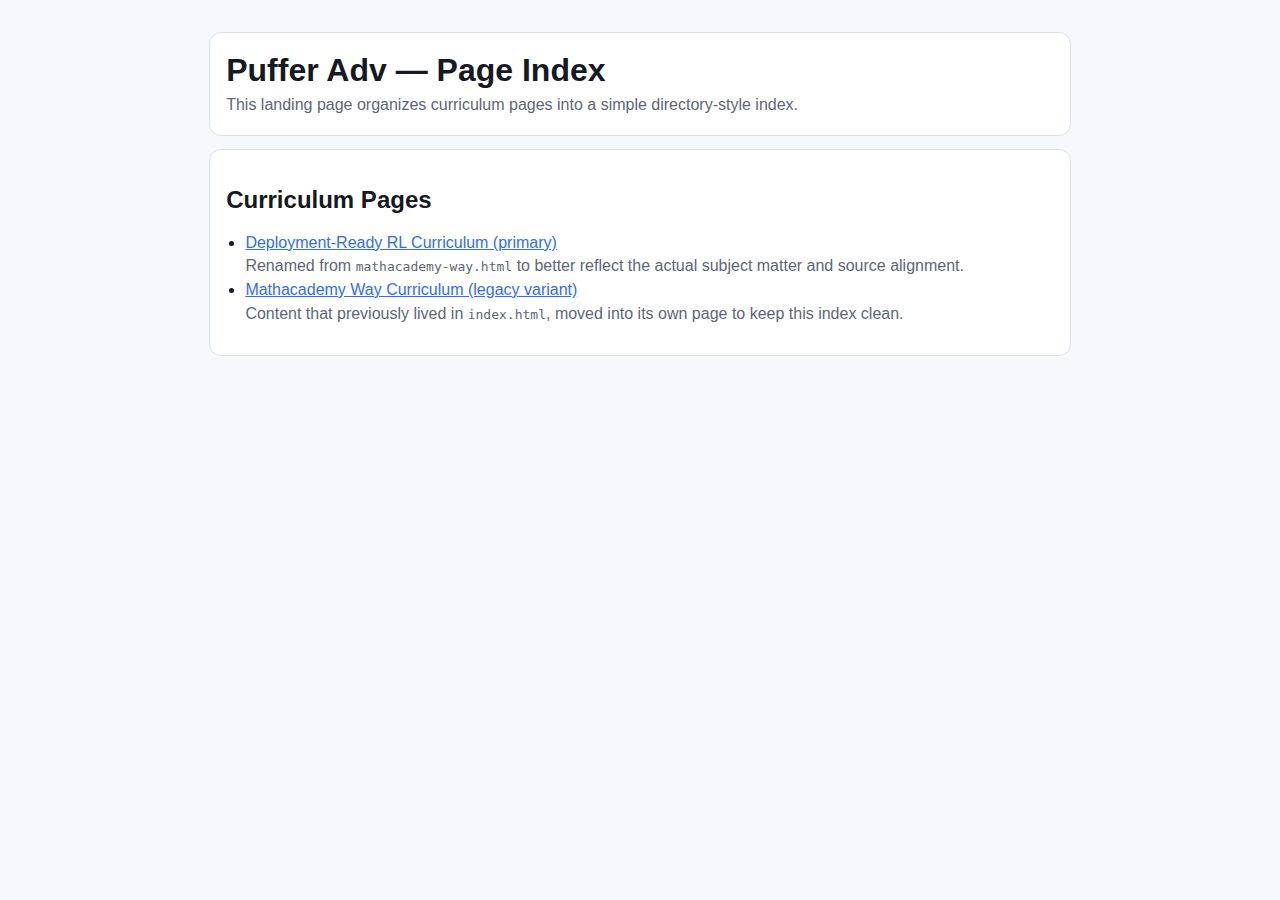
<file: index.html>
<!doctype html>
<html lang="en">
<head>
  <meta charset="utf-8" />
  <meta name="viewport" content="width=device-width, initial-scale=1" />
  <title>Puffer Adv — Curriculum Index</title>
  <style>
    :root{--bg:#f6f8fc;--panel:#fff;--text:#141923;--muted:#5e6778;--line:#dbe2ee;--accent:#2f6df6}
    @media (prefers-color-scheme: dark){:root{--bg:#0d1118;--panel:#151b26;--text:#e8edf9;--muted:#a9b3c7;--line:#2b3548;--accent:#8ab0ff}}
    *{box-sizing:border-box}
    body{margin:0;font-family:Inter,Segoe UI,Roboto,Arial,sans-serif;background:var(--bg);color:var(--text)}
    main{max-width:900px;margin:0 auto;padding:1.2rem}
    .card{background:var(--panel);border:1px solid var(--line);border-radius:12px;padding:1rem;margin:.8rem 0}
    h1{margin:.2rem 0 .4rem} p{margin:.35rem 0;color:var(--muted)}
    ul{padding-left:1.2rem} a{color:var(--accent)}
  </style>
</head>
<body>
  <main>
    <section class="card">
      <h1>Puffer Adv — Page Index</h1>
      <p>This landing page organizes curriculum pages into a simple directory-style index.</p>
    </section>

    <section class="card">
      <h2>Curriculum Pages</h2>
      <ul>
        <li>
          <a href="pages/deployment-ready-rl-curriculum.html">Deployment-Ready RL Curriculum (primary)</a>
          <p>Renamed from <code>mathacademy-way.html</code> to better reflect the actual subject matter and source alignment.</p>
        </li>
        <li>
          <a href="pages/mathacademy-way-legacy.html">Mathacademy Way Curriculum (legacy variant)</a>
          <p>Content that previously lived in <code>index.html</code>, moved into its own page to keep this index clean.</p>
        </li>
      </ul>
    </section>
  </main>
</body>
</html>
</file>
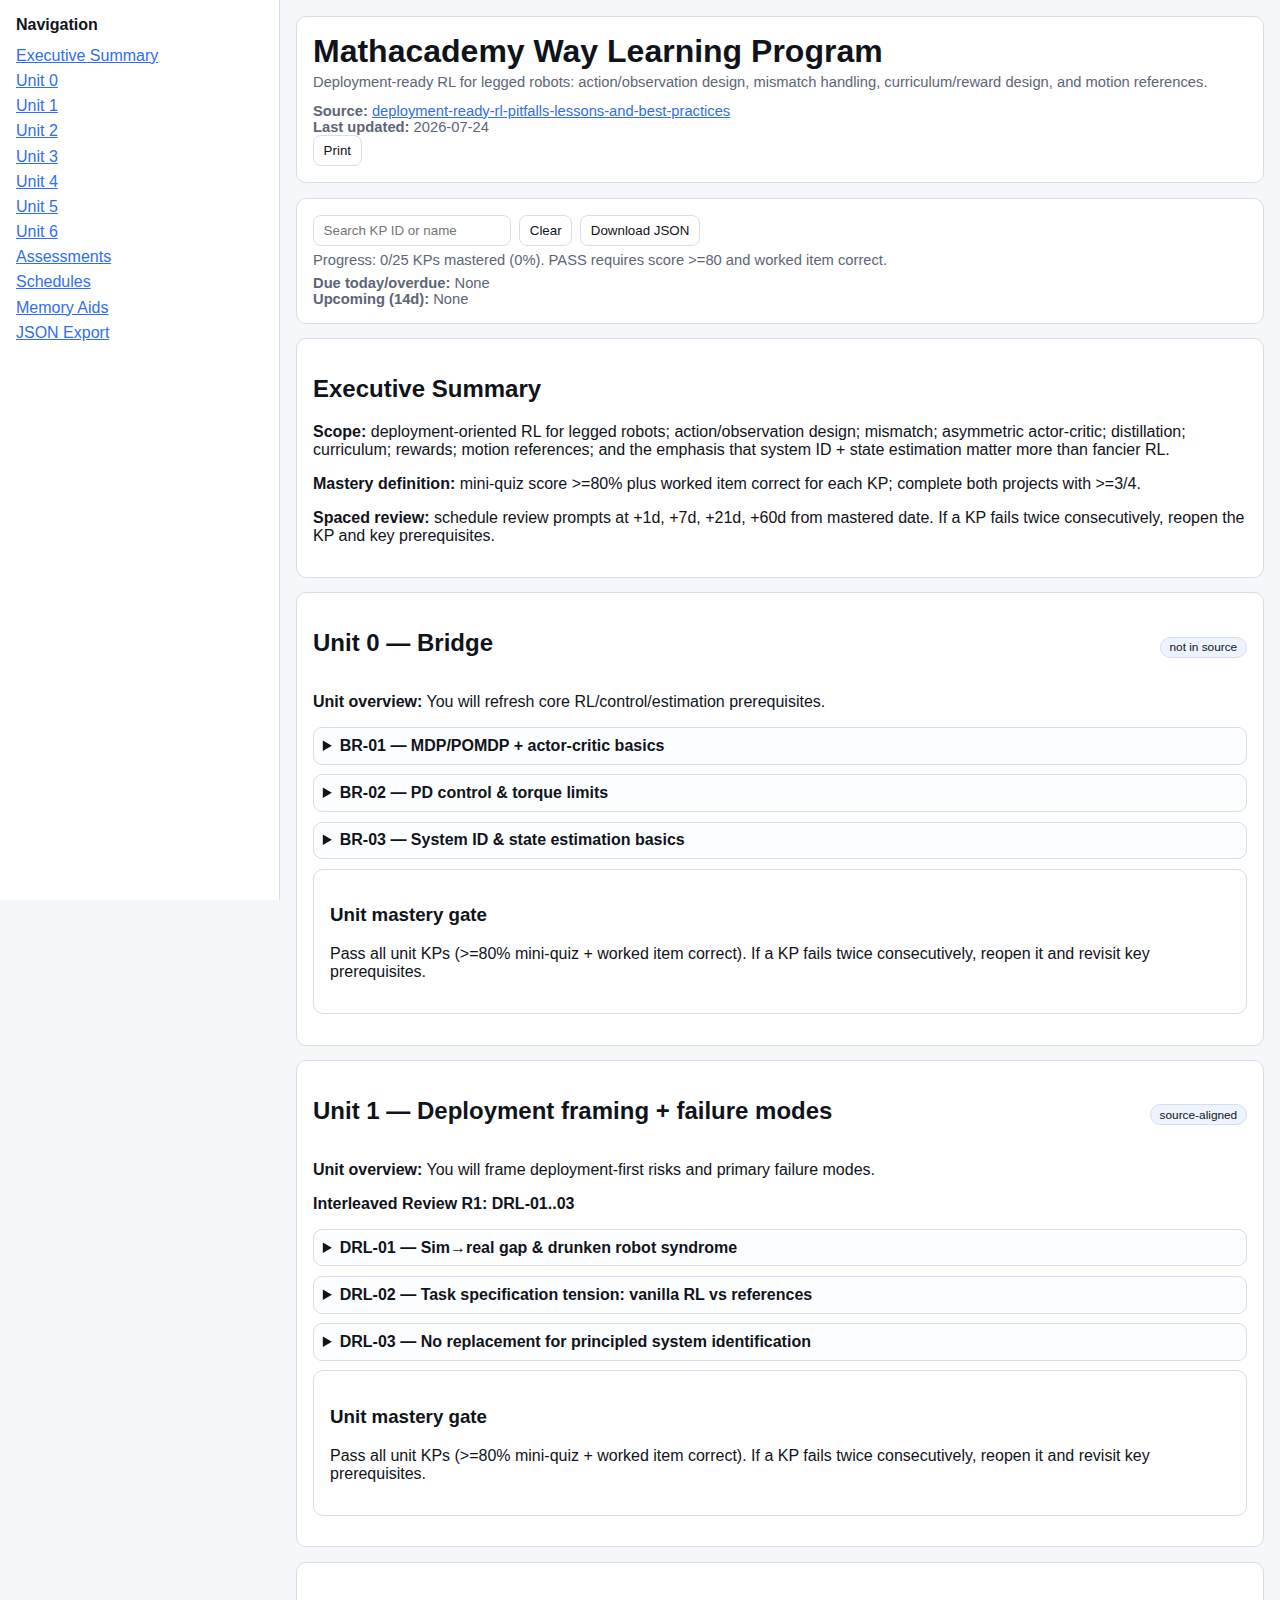
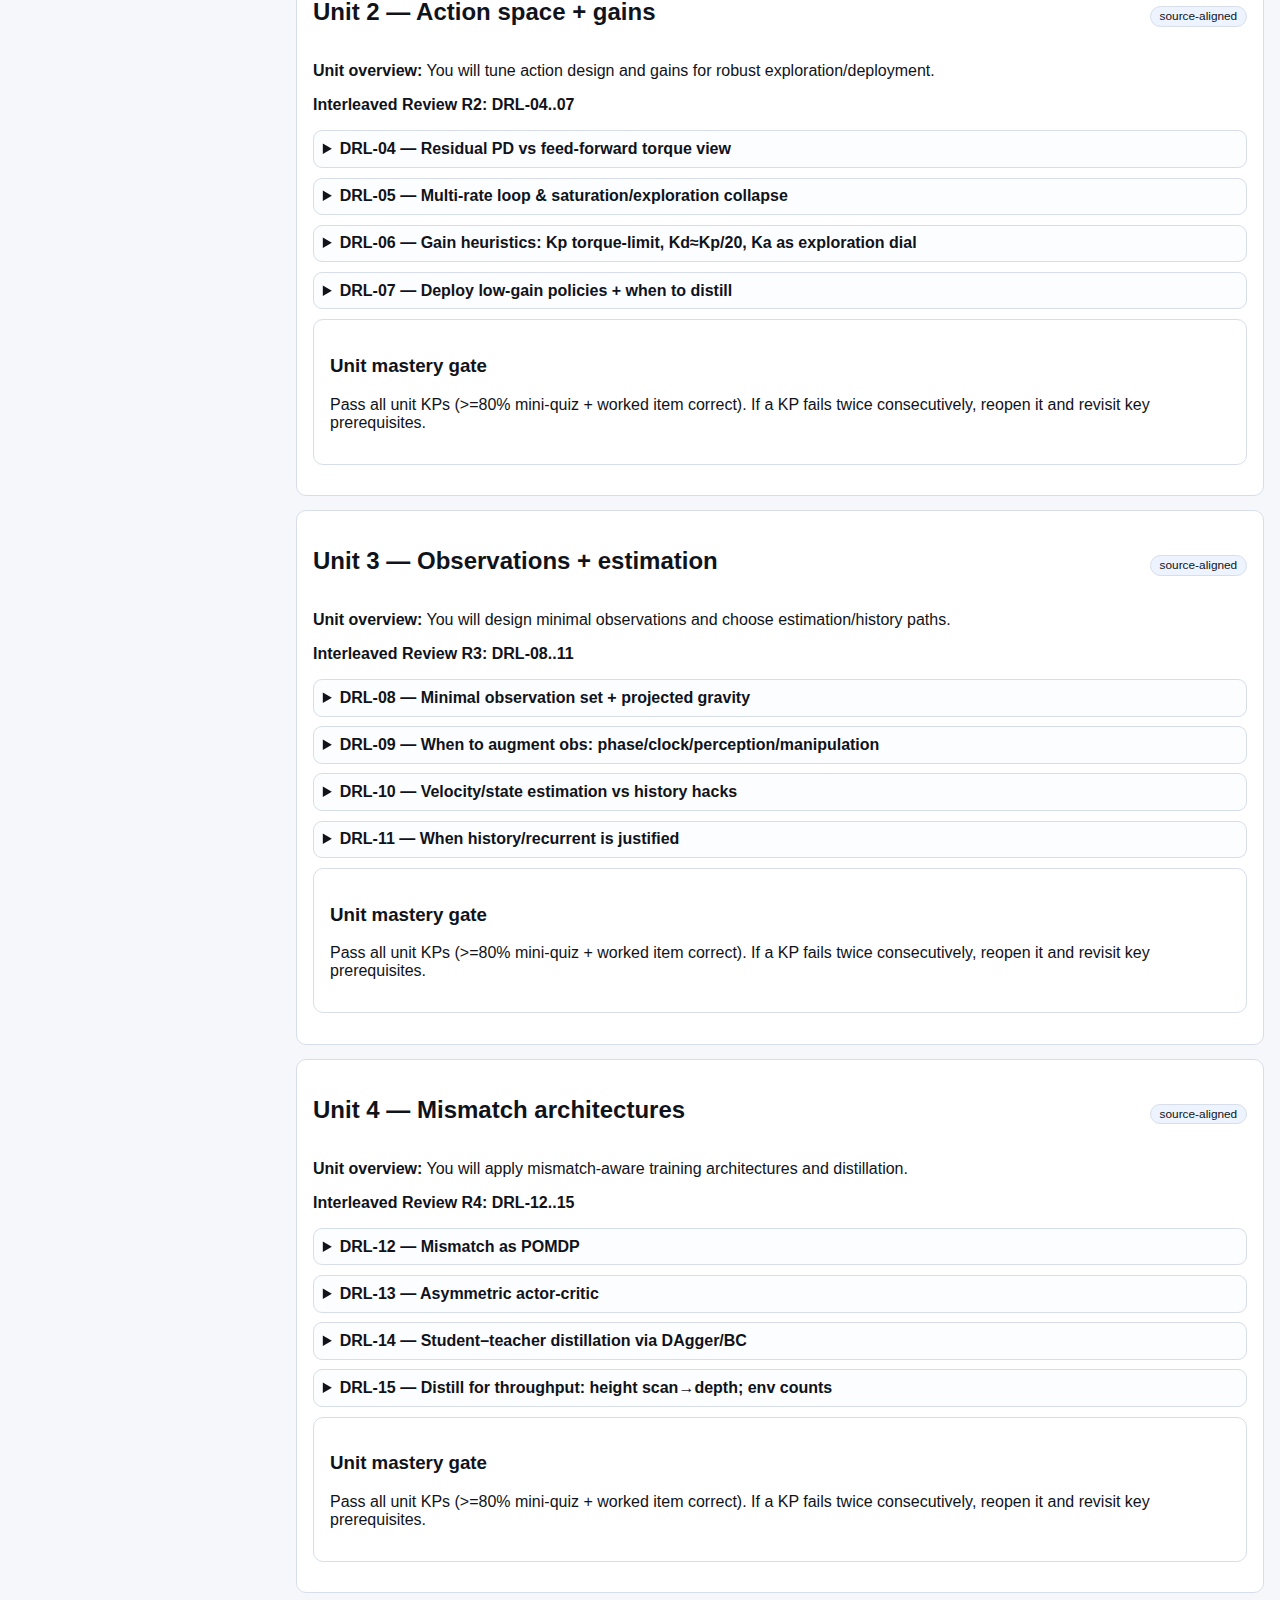
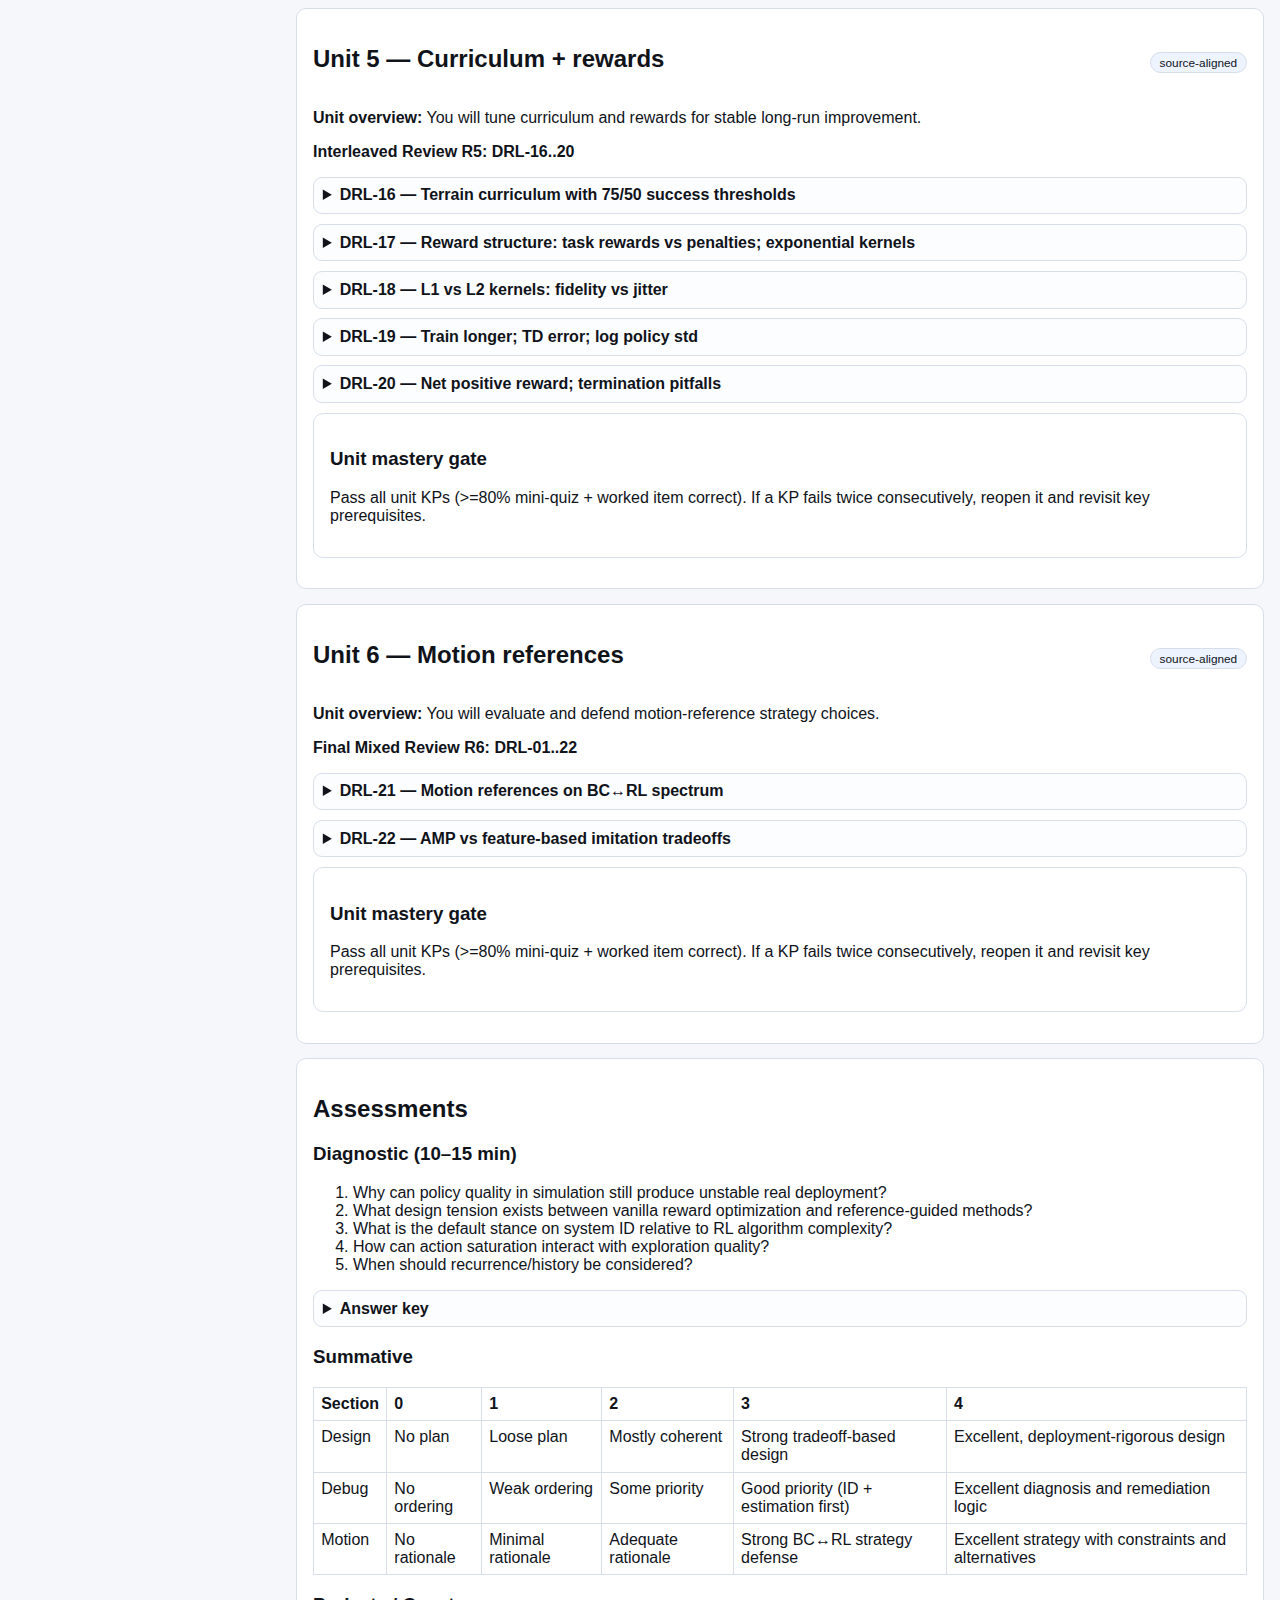
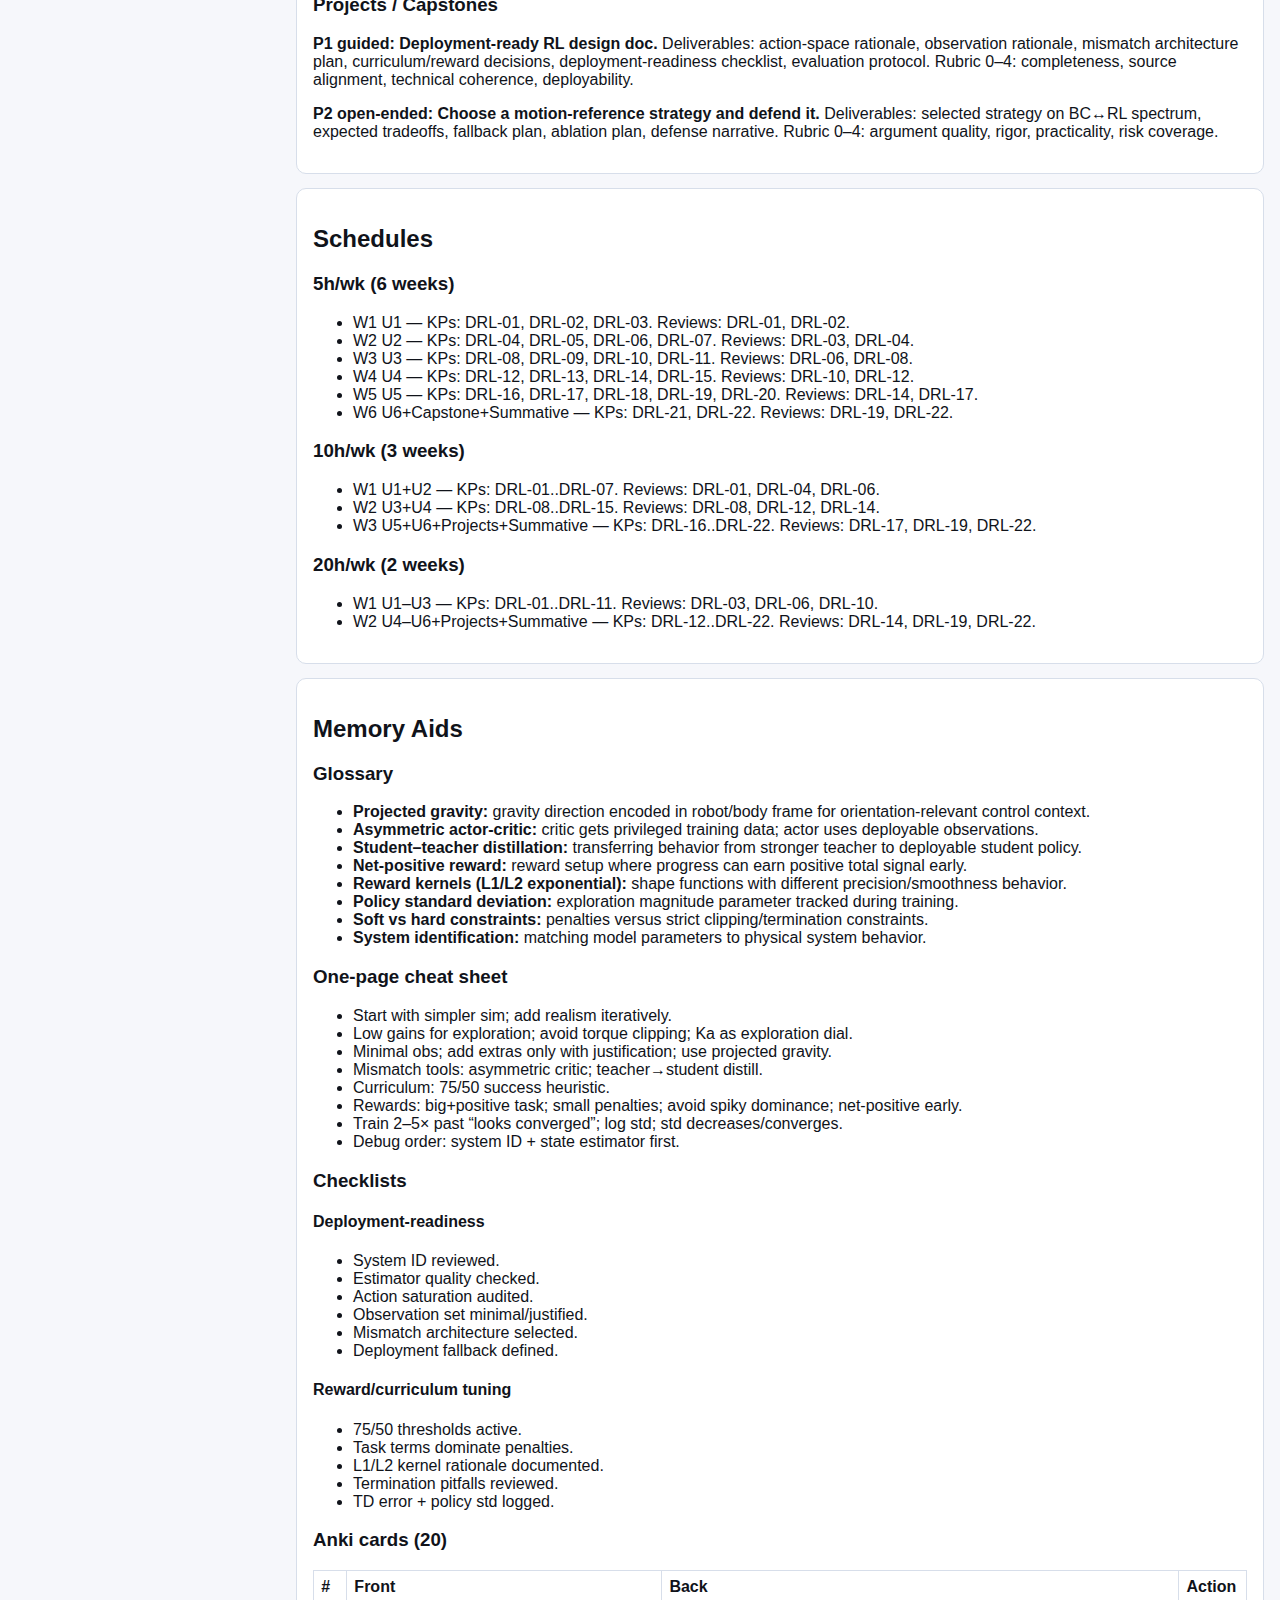
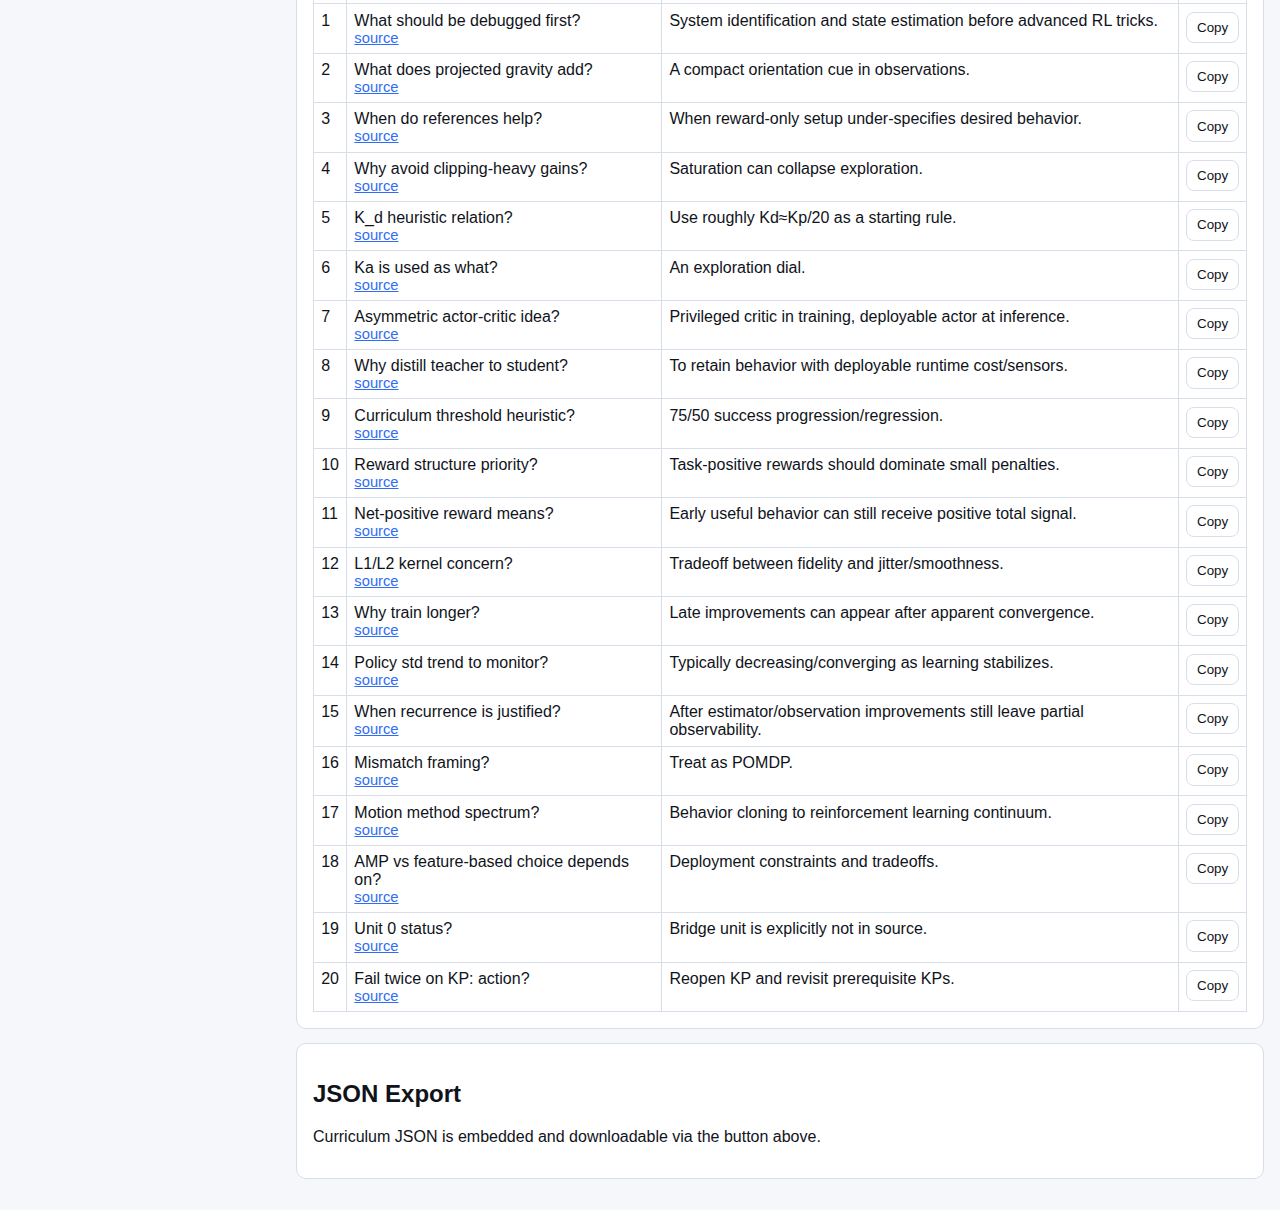
<file: pages/deployment-ready-rl-curriculum.html>
<!doctype html>
<html lang="en">
<head>
  <meta charset="utf-8" />
  <meta name="viewport" content="width=device-width, initial-scale=1" />
  <title>Mathacademy Way — Deployment-Ready RL Program</title>
  <style>
    :root {
      --bg: #f6f7fb;
      --panel: #ffffff;
      --text: #10131a;
      --muted: #5d6576;
      --line: #d7deea;
      --accent: #2f6df6;
      --ok: #1e9b59;
      --bad: #cc2b2b;
      --chip: #edf3ff;
    }
    @media (prefers-color-scheme: dark) {
      :root {
        --bg: #0d1016;
        --panel: #141925;
        --text: #e9edf7;
        --muted: #a5aebe;
        --line: #2d3649;
        --accent: #7ea6ff;
        --ok: #66d79a;
        --bad: #ff8a8a;
        --chip: #1b2640;
      }
    }
    * { box-sizing: border-box; }
    body { margin: 0; font-family: Inter, Segoe UI, Roboto, Arial, sans-serif; color: var(--text); background: var(--bg); }
    a { color: var(--accent); }
    .layout { display: grid; grid-template-columns: 280px 1fr; min-height: 100vh; }
    nav { position: sticky; top: 0; height: 100vh; overflow: auto; border-right: 1px solid var(--line); background: var(--panel); padding: 1rem; }
    nav h2 { margin: 0 0 .8rem; font-size: 1rem; }
    nav ul { list-style: none; padding: 0; margin: 0; }
    nav li { margin: .45rem 0; }
    main { padding: 1rem; max-width: 1200px; }
    .card { background: var(--panel); border: 1px solid var(--line); border-radius: 10px; padding: 1rem; margin-bottom: .9rem; }
    .header { display: flex; justify-content: space-between; gap: .8rem; flex-wrap: wrap; }
    .header h1 { margin: 0 0 .25rem; }
    .subtle { color: var(--muted); font-size: .92rem; }
    .controls { display: flex; flex-wrap: wrap; gap: .5rem; align-items: center; }
    input[type="text"], input[type="number"], button {
      border: 1px solid var(--line);
      border-radius: 8px;
      padding: .45rem .6rem;
      background: var(--panel);
      color: var(--text);
    }
    button { cursor: pointer; }
    .statline { font-size: .92rem; color: var(--muted); margin-top: .4rem; }
    .unit-head { display:flex; justify-content: space-between; gap: .6rem; flex-wrap: wrap; align-items: baseline; }
    .badge { font-size:.74rem; border:1px solid var(--line); background: var(--chip); border-radius: 999px; padding: .15rem .55rem; }
    details { border: 1px solid var(--line); border-radius: 9px; padding: .55rem; margin: .6rem 0; background: color-mix(in srgb, var(--panel) 85%, var(--chip)); }
    summary { cursor: pointer; font-weight: 600; }
    .kp-meta { font-size: .86rem; color: var(--muted); margin: .35rem 0 .6rem; }
    .kp-grid { display:grid; grid-template-columns: repeat(2,minmax(0,1fr)); gap:.6rem; margin-top:.45rem; }
    .status-pass { color: var(--ok); font-weight: 600; }
    .status-fail { color: var(--bad); font-weight: 600; }
    .status-na { color: var(--muted); }
    table { width: 100%; border-collapse: collapse; }
    th, td { border: 1px solid var(--line); padding: .45rem; text-align: left; vertical-align: top; }
    .mono { font-family: ui-monospace, SFMono-Regular, Menlo, monospace; }
    @media (max-width: 980px) {
      .layout { grid-template-columns: 1fr; }
      nav { position: static; height: auto; border-right: 0; border-bottom: 1px solid var(--line); }
      .kp-grid { grid-template-columns: 1fr; }
    }
    @media print {
      nav, .no-print, #tools { display: none !important; }
      .layout { display: block; }
      main { padding: 0; }
      .card, details { break-inside: avoid; border-color: #777; }
    }
  </style>
</head>
<body>
  <div class="layout">
    <nav aria-label="Curriculum sections">
      <h2>Navigation</h2>
      <ul>
        <li><a href="#exec">Executive Summary</a></li>
        <li><a href="#unit-0">Unit 0</a></li><li><a href="#unit-1">Unit 1</a></li><li><a href="#unit-2">Unit 2</a></li><li><a href="#unit-3">Unit 3</a></li><li><a href="#unit-4">Unit 4</a></li><li><a href="#unit-5">Unit 5</a></li><li><a href="#unit-6">Unit 6</a></li>
        <li><a href="#assessments">Assessments</a></li>
        <li><a href="#schedules">Schedules</a></li>
        <li><a href="#memory">Memory Aids</a></li>
        <li><a href="#json-export">JSON Export</a></li>
      </ul>
    </nav>
    <main>
      <section class="card header">
        <div>
          <h1>Mathacademy Way Learning Program</h1>
          <div class="subtle">Deployment-ready RL for legged robots: action/observation design, mismatch handling, curriculum/reward design, and motion references.</div>
        </div>
        <div class="subtle">
          <div><strong>Source:</strong> <a href="https://thehumanoid.ai/deployment-ready-rl-pitfalls-lessons-and-best-practices/">deployment-ready-rl-pitfalls-lessons-and-best-practices</a></div>
          <div><strong>Last updated:</strong> <span id="today"></span></div>
          <button class="no-print" onclick="window.print()">Print</button>
        </div>
      </section>

      <section id="tools" class="card">
        <div class="controls">
          <input id="search" type="text" aria-label="Search knowledge points" placeholder="Search KP ID or name" />
          <button id="clearSearch" type="button">Clear</button>
          <button id="downloadJson" type="button">Download JSON</button>
        </div>
        <div id="progressDash" class="statline"></div>
        <div id="reviewDash" class="statline"></div>
      </section>

      <section id="exec" class="card">
        <h2>Executive Summary</h2>
        <p><strong>Scope:</strong> deployment-oriented RL for legged robots; action/observation design; mismatch; asymmetric actor-critic; distillation; curriculum; rewards; motion references; and the emphasis that system ID + state estimation matter more than fancier RL.</p>
        <p><strong>Mastery definition:</strong> mini-quiz score >=80% plus worked item correct for each KP; complete both projects with >=3/4.</p>
        <p><strong>Spaced review:</strong> schedule review prompts at +1d, +7d, +21d, +60d from mastered date. If a KP fails twice consecutively, reopen the KP and key prerequisites.</p>
      </section>

      <section id="unit-container"></section>

      <section id="assessments" class="card">
        <h2>Assessments</h2>
        <h3>Diagnostic (10–15 min)</h3>
        <ol>
          <li>Why can policy quality in simulation still produce unstable real deployment?</li>
          <li>What design tension exists between vanilla reward optimization and reference-guided methods?</li>
          <li>What is the default stance on system ID relative to RL algorithm complexity?</li>
          <li>How can action saturation interact with exploration quality?</li>
          <li>When should recurrence/history be considered?</li>
        </ol>
        <details><summary>Answer key</summary>
          <ol>
            <li>Sim-real mismatch and imperfect state estimation can dominate real behavior.</li>
            <li>Vanilla rewards can under-specify style/quality, while references constrain behavior intent.</li>
            <li>Principled system ID is foundational and not replaced by fancier RL.</li>
            <li>Clipping/saturation can collapse meaningful action variation.</li>
            <li>After improving estimators and core observations, if partial observability still limits performance.</li>
          </ol>
        </details>
        <h3>Summative</h3>
        <table>
          <tr><th>Section</th><th>0</th><th>1</th><th>2</th><th>3</th><th>4</th></tr>
          <tr><td>Design</td><td>No plan</td><td>Loose plan</td><td>Mostly coherent</td><td>Strong tradeoff-based design</td><td>Excellent, deployment-rigorous design</td></tr>
          <tr><td>Debug</td><td>No ordering</td><td>Weak ordering</td><td>Some priority</td><td>Good priority (ID + estimation first)</td><td>Excellent diagnosis and remediation logic</td></tr>
          <tr><td>Motion</td><td>No rationale</td><td>Minimal rationale</td><td>Adequate rationale</td><td>Strong BC↔RL strategy defense</td><td>Excellent strategy with constraints and alternatives</td></tr>
        </table>
        <h3>Projects / Capstones</h3>
        <p><strong>P1 guided: Deployment-ready RL design doc.</strong> Deliverables: action-space rationale, observation rationale, mismatch architecture plan, curriculum/reward decisions, deployment-readiness checklist, evaluation protocol. Rubric 0–4: completeness, source alignment, technical coherence, deployability.</p>
        <p><strong>P2 open-ended: Choose a motion-reference strategy and defend it.</strong> Deliverables: selected strategy on BC↔RL spectrum, expected tradeoffs, fallback plan, ablation plan, defense narrative. Rubric 0–4: argument quality, rigor, practicality, risk coverage.</p>
      </section>

      <section id="schedules" class="card">
        <h2>Schedules</h2>
        <h3>5h/wk (6 weeks)</h3>
        <ul>
          <li>W1 U1 — KPs: DRL-01, DRL-02, DRL-03. Reviews: DRL-01, DRL-02.</li>
          <li>W2 U2 — KPs: DRL-04, DRL-05, DRL-06, DRL-07. Reviews: DRL-03, DRL-04.</li>
          <li>W3 U3 — KPs: DRL-08, DRL-09, DRL-10, DRL-11. Reviews: DRL-06, DRL-08.</li>
          <li>W4 U4 — KPs: DRL-12, DRL-13, DRL-14, DRL-15. Reviews: DRL-10, DRL-12.</li>
          <li>W5 U5 — KPs: DRL-16, DRL-17, DRL-18, DRL-19, DRL-20. Reviews: DRL-14, DRL-17.</li>
          <li>W6 U6+Capstone+Summative — KPs: DRL-21, DRL-22. Reviews: DRL-19, DRL-22.</li>
        </ul>
        <h3>10h/wk (3 weeks)</h3>
        <ul>
          <li>W1 U1+U2 — KPs: DRL-01..DRL-07. Reviews: DRL-01, DRL-04, DRL-06.</li>
          <li>W2 U3+U4 — KPs: DRL-08..DRL-15. Reviews: DRL-08, DRL-12, DRL-14.</li>
          <li>W3 U5+U6+Projects+Summative — KPs: DRL-16..DRL-22. Reviews: DRL-17, DRL-19, DRL-22.</li>
        </ul>
        <h3>20h/wk (2 weeks)</h3>
        <ul>
          <li>W1 U1–U3 — KPs: DRL-01..DRL-11. Reviews: DRL-03, DRL-06, DRL-10.</li>
          <li>W2 U4–U6+Projects+Summative — KPs: DRL-12..DRL-22. Reviews: DRL-14, DRL-19, DRL-22.</li>
        </ul>
      </section>

      <section id="memory" class="card">
        <h2>Memory Aids</h2>
        <h3>Glossary</h3>
        <ul>
          <li><strong>Projected gravity:</strong> gravity direction encoded in robot/body frame for orientation-relevant control context.</li>
          <li><strong>Asymmetric actor-critic:</strong> critic gets privileged training data; actor uses deployable observations.</li>
          <li><strong>Student–teacher distillation:</strong> transferring behavior from stronger teacher to deployable student policy.</li>
          <li><strong>Net-positive reward:</strong> reward setup where progress can earn positive total signal early.</li>
          <li><strong>Reward kernels (L1/L2 exponential):</strong> shape functions with different precision/smoothness behavior.</li>
          <li><strong>Policy standard deviation:</strong> exploration magnitude parameter tracked during training.</li>
          <li><strong>Soft vs hard constraints:</strong> penalties versus strict clipping/termination constraints.</li>
          <li><strong>System identification:</strong> matching model parameters to physical system behavior.</li>
        </ul>
        <h3>One-page cheat sheet</h3>
        <ul>
          <li>Start with simpler sim; add realism iteratively.</li>
          <li>Low gains for exploration; avoid torque clipping; Ka as exploration dial.</li>
          <li>Minimal obs; add extras only with justification; use projected gravity.</li>
          <li>Mismatch tools: asymmetric critic; teacher→student distill.</li>
          <li>Curriculum: 75/50 success heuristic.</li>
          <li>Rewards: big+positive task; small penalties; avoid spiky dominance; net-positive early.</li>
          <li>Train 2–5× past “looks converged”; log std; std decreases/converges.</li>
          <li>Debug order: system ID + state estimator first.</li>
        </ul>
        <h3>Checklists</h3>
        <h4>Deployment-readiness</h4>
        <ul><li>System ID reviewed.</li><li>Estimator quality checked.</li><li>Action saturation audited.</li><li>Observation set minimal/justified.</li><li>Mismatch architecture selected.</li><li>Deployment fallback defined.</li></ul>
        <h4>Reward/curriculum tuning</h4>
        <ul><li>75/50 thresholds active.</li><li>Task terms dominate penalties.</li><li>L1/L2 kernel rationale documented.</li><li>Termination pitfalls reviewed.</li><li>TD error + policy std logged.</li></ul>
        <h3>Anki cards (20)</h3>
        <table id="anki-table"><tr><th>#</th><th>Front</th><th>Back</th><th>Action</th></tr></table>
      </section>

      <section id="json-export" class="card">
        <h2>JSON Export</h2>
        <p>Curriculum JSON is embedded and downloadable via the button above.</p>
      </section>

      <script type="application/json" id="curriculum-json"></script>
    </main>
  </div>

  <script>
    const SOURCE = "https://thehumanoid.ai/deployment-ready-rl-pitfalls-lessons-and-best-practices/";
    const STORAGE_KEY = "mathacademy-way-v2-progress";
    const SPACED_OFFSETS = [1,7,21,60];
    const KP_TEXT = {
      "BR-01": ["Deployment decisions rely on whether full state is known or partially observed.","Bridge refresher: MDP vs POMDP and actor-critic roles. Use this to reason about why privileged training signals may differ from deploy-time inputs.","Hypothetical: Team assumes full observability and skips estimator checks. Better choice: treat as POMDP and preserve deployable observation assumptions from the start."],
      "BR-02": ["Action interfaces and actuator limits strongly shape RL behavior.","Bridge refresher: PD control and torque limits. Connect gain choices to saturation risk and effective exploration.","Hypothetical: Increasing Kp causes frequent clipping. Better choice: lower gain regime first, then tune with saturation monitoring."],
      "BR-03": ["State estimation and model fidelity often dominate deployment outcomes.","Bridge refresher: system identification and estimation basics. Treat these as first-line levers before algorithmic complexity.","Hypothetical: New reward tricks fail to fix wobble. Better choice: re-check ID and estimator assumptions first."],
      "DRL-01": ["It frames why simulation success can still fail in reality.","Sim→real mismatch can create unstable behavior (“drunken robot syndrome”) when assumptions diverge from deployment conditions.","Hypothetical: Policy walks in sim but drifts on hardware. Key choice: inspect mismatch sources before changing RL objective."],
      "DRL-02": ["Task framing controls what behavior RL can discover.","Vanilla RL can optimize task scores yet miss desired style; references can constrain behavior intent and reduce ambiguity.","Hypothetical: Reward-only policy reaches speed target with awkward gait. Key choice: add reference conditioning when behavior quality is under-specified."],
      "DRL-03": ["It prevents wasted effort on advanced RL before fundamentals.","Source emphasis: there is no replacement for principled system identification in deployment-ready workflows.","Hypothetical: Team swaps algorithms repeatedly. Better choice: prioritize ID validation, then revisit RL knobs."],
      "DRL-04": ["Action parameterization changes controllability and robustness.","Residual-PD and feed-forward torque views lead to different tuning and saturation behavior; choose representation deliberately.","Hypothetical: Direct torque policy overreacts. Key choice: reinterpret action through residual-PD structure for safer control authority."],
      "DRL-05": ["Timing and saturation can silently break learning.","Multi-rate loops plus clipping can collapse exploration and produce misleading training dynamics.","Hypothetical: Learning stalls despite varied rewards. Key choice: inspect loop-rate mismatch and actuator saturation traces."],
      "DRL-06": ["Gain heuristics give practical defaults for stable exploration.","Heuristics: set Kp by torque-limit awareness, Kd≈Kp/20, and treat Ka as an exploration dial rather than pure tracking knob.","Hypothetical: Agent under-explores terrain transitions. Key choice: adjust Ka and gains before redesigning architecture."],
      "DRL-07": ["Separates what should run in deployment from what helps training speed.","Deploy low-gain policies for robustness; distill when richer training policies or observations are too expensive for deployment.","Hypothetical: High-capacity teacher is effective but slow. Key choice: distill to a lighter student for runtime throughput."],
      "DRL-08": ["Lean observation sets improve deployability and debugging.","Start minimal and include projected gravity as a compact orientation cue; avoid unnecessary channels by default.","Hypothetical: Team adds many sensors immediately. Better choice: begin minimal, then add only justified observations."],
      "DRL-09": ["Prevents observation bloat.","Augment observations only when task demands it (phase/clock, perception, manipulation context).", "Hypothetical: New manipulation objective appears. Key choice: add only task-relevant extras, not blanket expansion."],
      "DRL-10": ["Clarifies where to invest effort for latent-state recovery.","Prefer improved velocity/state estimation over history hacks when possible.","Hypothetical: Policy needs stable velocity awareness. Key choice: estimator upgrade before stacking long history windows."],
      "DRL-11": ["Gives criteria for justified recurrence.","History/recurrent models are justified when partial observability remains after improving estimator and core observations.","Hypothetical: After estimator fixes, hidden-contact timing still matters. Key choice: introduce recurrence with explicit rationale."],
      "DRL-12": ["POMDP framing supports principled mismatch handling.","Treat sim-real mismatch as partial observability rather than only reward tuning.","Hypothetical: Domain randomization alone underperforms. Key choice: model mismatch uncertainty as POMDP structure."],
      "DRL-13": ["Provides a practical architecture for mismatch training.","Asymmetric actor-critic: privileged critic during training, deployable actor at inference.","Hypothetical: Rich sim signals unavailable onboard. Key choice: keep them in critic only while preserving actor deployability."],
      "DRL-14": ["Distillation bridges training richness and deployment simplicity.","Use student-teacher distillation (e.g., DAgger/BC style workflows) to transfer behavior to deployable policy forms.","Hypothetical: Teacher needs expensive inputs. Key choice: distill to student using deployable sensor footprint."],
      "DRL-15": ["Links architecture to throughput and sensor practicality.","Distillation can increase throughput and help shift from heavier training observations (e.g., height scans) to deployable representations.","Hypothetical: Training env count bottleneck emerges. Key choice: distill and simplify student inputs for scale."],
      "DRL-16": ["Curriculum thresholds reduce manual guesswork.","Use terrain curriculum progression/regression with 75/50 success thresholds.","Hypothetical: Learners plateau on hard terrain. Key choice: enforce threshold gates rather than random level jumps."],
      "DRL-17": ["Reward structure determines whether useful behavior is learnable.","Design task rewards vs penalties carefully; use exponential kernels with attention to dominance and shaping behavior.","Hypothetical: Penalty dominates and suppresses movement. Key choice: boost task signal and reduce overbearing penalties."],
      "DRL-18": ["Kernel choice affects behavior quality.","L1 vs L2 exponential kernels involve fidelity-vs-jitter tradeoffs.","Hypothetical: Tracking is precise but jittery. Key choice: reconsider kernel form for smoother behavior."],
      "DRL-19": ["Avoids premature stopping and blind optimism.","Train longer than apparent convergence (2–5×), monitor TD error and policy std trends.","Hypothetical: Metrics look flat early. Key choice: continue training while checking TD/std trajectories."],
      "DRL-20": ["Prevents fragile reward and termination logic.","Ensure net-positive learning signal and audit termination pitfalls that can distort policy incentives.","Hypothetical: Agent learns to terminate quickly. Key choice: revise termination and reward balance."],
      "DRL-21": ["Provides a map for selecting motion-reference methods.","Motion references span BC↔RL spectrum; method choice depends on control freedom vs guidance.","Hypothetical: Need expressive behavior but stable deployment. Key choice: place approach intentionally on spectrum."],
      "DRL-22": ["Supports explicit tradeoff decisions in imitation style.","Compare AMP and feature-based imitation according to stability, constraints, and deployment goals.","Hypothetical: Team debates AMP vs feature imitation. Key choice: defend option with deployment constraints and failure risks."]
    };

    const units = [
      {id:0,title:"Unit 0 — Bridge",overview:"You will refresh core RL/control/estimation prerequisites.",review:"",note:"not in source"},
      {id:1,title:"Unit 1 — Deployment framing + failure modes",overview:"You will frame deployment-first risks and primary failure modes.",review:"Interleaved Review R1: DRL-01..03"},
      {id:2,title:"Unit 2 — Action space + gains",overview:"You will tune action design and gains for robust exploration/deployment.",review:"Interleaved Review R2: DRL-04..07"},
      {id:3,title:"Unit 3 — Observations + estimation",overview:"You will design minimal observations and choose estimation/history paths.",review:"Interleaved Review R3: DRL-08..11"},
      {id:4,title:"Unit 4 — Mismatch architectures",overview:"You will apply mismatch-aware training architectures and distillation.",review:"Interleaved Review R4: DRL-12..15"},
      {id:5,title:"Unit 5 — Curriculum + rewards",overview:"You will tune curriculum and rewards for stable long-run improvement.",review:"Interleaved Review R5: DRL-16..20"},
      {id:6,title:"Unit 6 — Motion references",overview:"You will evaluate and defend motion-reference strategy choices.",review:"Final Mixed Review R6: DRL-01..22"}
    ];

    const kps = [
      ["BR-01","MDP/POMDP + actor-critic basics","concept/procedure",2,30,0,[]],
      ["BR-02","PD control & torque limits","concept/procedure",2,30,0,[]],
      ["BR-03","System ID & state estimation basics","concept/heuristic",2,30,0,[]],
      ["DRL-01","Sim→real gap & drunken robot syndrome","concept",2,20,1,[]],
      ["DRL-02","Task specification tension: vanilla RL vs references","concept",2,15,1,[]],
      ["DRL-03","No replacement for principled system identification","heuristic",3,20,1,["BR-03"]],
      ["DRL-04","Residual PD vs feed-forward torque view","concept/procedure",3,25,2,["BR-02"]],
      ["DRL-05","Multi-rate loop & saturation/exploration collapse","concept",3,25,2,["BR-02","DRL-04"]],
      ["DRL-06","Gain heuristics: Kp torque-limit, Kd≈Kp/20, Ka as exploration dial","procedure/heuristic",4,30,2,["BR-02","DRL-04","DRL-05"]],
      ["DRL-07","Deploy low-gain policies + when to distill","procedure",4,30,2,["DRL-06"]],
      ["DRL-08","Minimal observation set + projected gravity","procedure",3,25,3,[]],
      ["DRL-09","When to augment obs: phase/clock/perception/manipulation","heuristic",3,20,3,["DRL-08"]],
      ["DRL-10","Velocity/state estimation vs history hacks","procedure",4,25,3,["BR-03","DRL-08"]],
      ["DRL-11","When history/recurrent is justified","heuristic",4,25,3,[]],
      ["DRL-12","Mismatch as POMDP","concept",3,20,4,["BR-01"]],
      ["DRL-13","Asymmetric actor-critic","procedure",4,25,4,["BR-01","DRL-12"]],
      ["DRL-14","Student–teacher distillation via DAgger/BC","procedure",4,30,4,["DRL-12"]],
      ["DRL-15","Distill for throughput: height scan→depth; env counts","heuristic",3,20,4,["DRL-14"]],
      ["DRL-16","Terrain curriculum with 75/50 success thresholds","procedure",3,20,5,[]],
      ["DRL-17","Reward structure: task rewards vs penalties; exponential kernels","procedure",4,30,5,["DRL-16"]],
      ["DRL-18","L1 vs L2 kernels: fidelity vs jitter","heuristic",4,25,5,["DRL-17"]],
      ["DRL-19","Train longer; TD error; log policy std","procedure",4,25,5,["DRL-05","DRL-17"]],
      ["DRL-20","Net positive reward; termination pitfalls","procedure",4,25,5,["DRL-17"]],
      ["DRL-21","Motion references on BC↔RL spectrum","concept",3,20,6,[]],
      ["DRL-22","AMP vs feature-based imitation tradeoffs","concept/heuristic",4,25,6,["DRL-21","DRL-02"]]
    ].map(([id,name,type,difficulty,time,unit,prereq]) => ({id,name,type,difficulty,time,unit,prereq}));

    const prereqEdges = [["BR-01","DRL-12"],["BR-01","DRL-13"],["BR-02","DRL-04"],["BR-02","DRL-05"],["BR-02","DRL-06"],["BR-02","DRL-07"],["BR-03","DRL-03"],["BR-03","DRL-10"],["DRL-04","DRL-05"],["DRL-04","DRL-06"],["DRL-05","DRL-06"],["DRL-05","DRL-19"],["DRL-06","DRL-07"],["DRL-08","DRL-09"],["DRL-08","DRL-10"],["DRL-12","DRL-13"],["DRL-12","DRL-14"],["DRL-14","DRL-15"],["DRL-17","DRL-18"],["DRL-17","DRL-19"],["DRL-17","DRL-20"],["DRL-21","DRL-22"]];
    const encompasses = [["DRL-06",["DRL-04","DRL-05"]],["DRL-15",["DRL-13","DRL-14"]],["DRL-19",["DRL-16","DRL-17","DRL-18"]],["DRL-22",["DRL-21","DRL-02"]]];

    function getProgress(){ try{return JSON.parse(localStorage.getItem(STORAGE_KEY)||"{}");}catch{return {};} }
    function setProgress(v){ localStorage.setItem(STORAGE_KEY, JSON.stringify(v)); }
    function getStatus(p){ return (Number(p?.quizScore)>=80 && p?.workedCorrect) ? "PASS" : ((p?.quizScore!==undefined || p?.workedCorrect || p?.mastered) ? "FAIL" : "N/A"); }

    function renderKPs(){
      const root = document.getElementById("unit-container");
      const q = document.getElementById("search").value.trim().toLowerCase();
      const progress = getProgress();
      root.innerHTML = "";
      units.forEach(unit=>{
        const sec = document.createElement("section");
        sec.className = "card";
        sec.id = `unit-${unit.id}`;
        sec.innerHTML = `<div class="unit-head"><h2>${unit.title}</h2><span class="badge">${unit.note?unit.note:"source-aligned"}</span></div><p><strong>Unit overview:</strong> ${unit.overview}</p>${unit.review?`<p><strong>${unit.review}</strong></p>`:""}`;
        const list = document.createElement("div");

        kps.filter(k=>k.unit===unit.id).forEach(k=>{
          if(q && !(k.id.toLowerCase().includes(q) || k.name.toLowerCase().includes(q))) return;
          const [why,brief,worked] = KP_TEXT[k.id];
          const kpProg = progress[k.id] || {};
          const status = getStatus(kpProg);
          const failTwice = (kpProg.failCount||0) >= 2;
          const details = document.createElement("details");
          details.innerHTML = `
            <summary>${k.id} — ${k.name}</summary>
            <div class="kp-meta">Type: ${k.type} | Difficulty: ${k.difficulty}/5 | Time estimate: ${k.time} minutes</div>
            <p><strong>Why it matters:</strong> ${why}</p>
            <p><strong>Micro-brief:</strong> ${brief}</p>
            <p><strong>Worked example:</strong> ${worked}</p>
            <details><summary aria-label="Toggle practice answers">Practice (3 items) with concise solutions</summary>
              <ol>
                <li>Identify the central decision in ${k.id}.<div class="subtle">Solution: Name the main choice emphasized in this KP and why it is deployment-relevant.</div></li>
                <li>State one risk if this decision is ignored.<div class="subtle">Solution: Explain a likely mismatch, instability, or tuning failure tied to the KP.</div></li>
                <li>Give one minimal corrective action.<div class="subtle">Solution: Propose a first corrective step before escalating complexity.</div></li>
              </ol>
            </details>
            <details><summary aria-label="Toggle mini quiz answers">Mini-quiz (5 items) + answer key</summary>
              <ol>
                <li>Core: Define ${k.id} in one operational sentence.</li>
                <li>Core: Pick a safer default choice and justify it briefly.</li>
                <li>Core: Name a common failure signal for this KP.</li>
                <li>Near-transfer: Apply this KP to a closely related training setup.</li>
                <li>Far-transfer: Explain how this principle informs a new deployment context.</li>
              </ol>
              <p class="subtle"><strong>Answer key:</strong> Correct responses should align with source-consistent deployment-first logic, explicit tradeoff reasoning, and cautious assumptions.</p>
            </details>
            <p><strong>Common errors + quick fix:</strong></p>
            <ul>
              <li>Error: Overfitting to simulation convenience. Quick fix: restate deploy-time constraints first.</li>
              <li>Error: Tuning advanced methods before fundamentals. Quick fix: validate ID/estimation/action assumptions first.</li>
              <li>Error: Missing tradeoff notes. Quick fix: document one expected upside and one risk.</li>
            </ul>
            <div class="kp-grid">
              <label><input type="checkbox" data-kp="${k.id}" data-field="mastered" ${kpProg.mastered?"checked":""}/> Mastered</label>
              <label>Mini-quiz score (%): <input type="number" min="0" max="100" data-kp="${k.id}" data-field="quizScore" value="${kpProg.quizScore??""}" /></label>
              <label><input type="checkbox" data-kp="${k.id}" data-field="workedCorrect" ${kpProg.workedCorrect?"checked":""}/> Worked item correct</label>
              <div>Status: <span class="${status==='PASS'?'status-pass':status==='FAIL'?'status-fail':'status-na'}">${status}</span></div>
            </div>
            ${failTwice ? `<div class="card"><h4>Remediation</h4><p>Likely prerequisite KP(s): ${k.prereq.length ? k.prereq.join(", ") : "Review nearest prior-unit KPs"}.</p><p>Alternate example: hypothetical scenario with stricter deployment limits where you must choose a safer control/observation/reward strategy and justify it.</p><details><summary>5-item quiz variant + answers</summary><ol><li>Restate principle in your own words.</li><li>Choose between two options and justify safer deployment choice.</li><li>Name one metric/log to inspect first.</li><li>Near-transfer decision.</li><li>Far-transfer design defense.</li></ol><p class="subtle">Answer guidance: choose options that preserve deployability, reduce mismatch risk, and follow source-aligned priorities.</p></details></div>` : ""}
            <p class="subtle">Cited from source: <a href="${SOURCE}">${SOURCE}</a></p>
          `;
          list.appendChild(details);
        });

        sec.appendChild(list);
        const gate = document.createElement("div");
        gate.className = "card";
        gate.innerHTML = `<h3>Unit mastery gate</h3><p>Pass all unit KPs (>=80% mini-quiz + worked item correct). If a KP fails twice consecutively, reopen it and revisit key prerequisites.</p>`;
        sec.appendChild(gate);
        root.appendChild(sec);
      });
      bindProgressInputs();
      renderDashboard();
    }

    function bindProgressInputs(){
      document.querySelectorAll("[data-kp]").forEach(el => {
        el.onchange = () => {
          const p = getProgress();
          const id = el.dataset.kp;
          const field = el.dataset.field;
          p[id] = p[id] || {};

          if(field === "mastered"){
            p[id].mastered = el.checked;
            if(el.checked && !p[id].masteredDate) p[id].masteredDate = new Date().toISOString();
          }
          if(field === "workedCorrect") p[id].workedCorrect = el.checked;
          if(field === "quizScore") p[id].quizScore = Number(el.value || 0);

          const status = getStatus(p[id]);
          if(status === "FAIL") p[id].failCount = (p[id].failCount || 0) + 1;
          if(status === "PASS") { p[id].failCount = 0; if(p[id].mastered && !p[id].masteredDate) p[id].masteredDate = new Date().toISOString(); }
          setProgress(p);
          renderKPs();
        };
      });
    }

    function renderDashboard(){
      const p = getProgress();
      const mastered = kps.filter(k => p[k.id]?.mastered).length;
      document.getElementById("progressDash").textContent = `Progress: ${mastered}/${kps.length} KPs mastered (${Math.round((mastered/kps.length)*100)}%). PASS requires score >=80 and worked item correct.`;

      const today = new Date(); today.setHours(0,0,0,0);
      const due = [];
      kps.forEach(k=>{
        const md = p[k.id]?.masteredDate;
        if(!md) return;
        SPACED_OFFSETS.forEach(d=>{
          const dt = new Date(md);
          dt.setDate(dt.getDate()+d);
          dt.setHours(0,0,0,0);
          const delta = Math.ceil((dt - today)/86400000);
          due.push({kp:k.id, date:dt.toISOString().slice(0,10), delta});
        });
      });
      due.sort((a,b)=>a.delta-b.delta);
      const dueNow = due.filter(x=>x.delta<=0).slice(0,12).map(x=>`${x.kp} (${x.date})`).join(", ") || "None";
      const upcoming = due.filter(x=>x.delta>0 && x.delta<=14).slice(0,12).map(x=>`${x.kp} in ${x.delta}d`).join(", ") || "None";
      document.getElementById("reviewDash").innerHTML = `<strong>Due today/overdue:</strong> ${dueNow}<br><strong>Upcoming (14d):</strong> ${upcoming}`;
    }

    const cards = [
      ["What should be debugged first?","System identification and state estimation before advanced RL tricks."],
      ["What does projected gravity add?","A compact orientation cue in observations."],
      ["When do references help?","When reward-only setup under-specifies desired behavior."],
      ["Why avoid clipping-heavy gains?","Saturation can collapse exploration."],
      ["K_d heuristic relation?","Use roughly Kd≈Kp/20 as a starting rule."],
      ["Ka is used as what?","An exploration dial."],
      ["Asymmetric actor-critic idea?","Privileged critic in training, deployable actor at inference."],
      ["Why distill teacher to student?","To retain behavior with deployable runtime cost/sensors."],
      ["Curriculum threshold heuristic?","75/50 success progression/regression."],
      ["Reward structure priority?","Task-positive rewards should dominate small penalties."],
      ["Net-positive reward means?","Early useful behavior can still receive positive total signal."],
      ["L1/L2 kernel concern?","Tradeoff between fidelity and jitter/smoothness."],
      ["Why train longer?","Late improvements can appear after apparent convergence."],
      ["Policy std trend to monitor?","Typically decreasing/converging as learning stabilizes."],
      ["When recurrence is justified?","After estimator/observation improvements still leave partial observability."],
      ["Mismatch framing?","Treat as POMDP."],
      ["Motion method spectrum?","Behavior cloning to reinforcement learning continuum."],
      ["AMP vs feature-based choice depends on?","Deployment constraints and tradeoffs."],
      ["Unit 0 status?","Bridge unit is explicitly not in source."],
      ["Fail twice on KP: action?","Reopen KP and revisit prerequisite KPs."]
    ];

    function renderAnki(){
      const t = document.getElementById("anki-table");
      cards.forEach((c,i)=>{
        const tr = document.createElement("tr");
        const txt = `${c[0]} — ${c[1]}`.replace(/"/g,"&quot;");
        tr.innerHTML = `<td>${i+1}</td><td>${c[0]}<div class="subtle"><a href="${SOURCE}">source</a></div></td><td>${c[1]}</td><td><button type="button" data-copy="${txt}">Copy</button></td>`;
        t.appendChild(tr);
      });
      t.addEventListener("click", e=>{
        const txt = e.target.dataset.copy;
        if(!txt) return;
        navigator.clipboard?.writeText(txt);
        e.target.textContent = "Copied";
        setTimeout(()=>e.target.textContent="Copy", 800);
      });
    }

    const exportObj = {
      metadata: { title: "Mathacademy Way", source: SOURCE, last_updated: new Date().toISOString().slice(0,10) },
      big_ideas: [
        "Deployment-first RL design",
        "System ID + state estimation precedence",
        "Minimal observation design",
        "Asymmetric training and distillation",
        "Curriculum/reward tuning with long-horizon monitoring"
      ],
      knowledge_points: kps,
      prerequisites: prereqEdges,
      units,
      spaced_reviews: SPACED_OFFSETS,
      projects: [
        "P1 guided: Deployment-ready RL design doc",
        "P2 open-ended: Motion-reference strategy defense"
      ],
      assessments: {
        diagnostic: "5 questions",
        summative: ["Design", "Debug", "Motion"]
      },
      schedules: {
        five_hour: "6 weeks",
        ten_hour: "3 weeks",
        twenty_hour: "2 weeks"
      },
      memory_aids: {
        glossary: ["Projected gravity","Asymmetric actor-critic","Student–teacher distillation","Net-positive reward","Reward kernels (L1/L2 exponential)","Policy standard deviation","Soft vs hard constraints","System identification"],
        cheat_sheet: true,
        checklists: true,
        anki_cards: cards.length
      },
      gaps_and_bridges: ["Unit 0 explicitly labeled not in source"],
      encompasses: encompasses
    };

    document.getElementById("curriculum-json").textContent = JSON.stringify(exportObj, null, 2);
    document.getElementById("today").textContent = new Date().toISOString().slice(0,10);
    document.getElementById("search").addEventListener("input", renderKPs);
    document.getElementById("clearSearch").addEventListener("click", ()=>{ document.getElementById("search").value = ""; renderKPs(); });
    document.getElementById("downloadJson").addEventListener("click", ()=>{
      const b = new Blob([document.getElementById("curriculum-json").textContent], {type:"application/json"});
      const a = document.createElement("a");
      a.href = URL.createObjectURL(b);
      a.download = "mathacademy-way-curriculum.json";
      a.click();
      URL.revokeObjectURL(a.href);
    });

    renderKPs();
    renderAnki();
  </script>
</body>
</html>
</file>
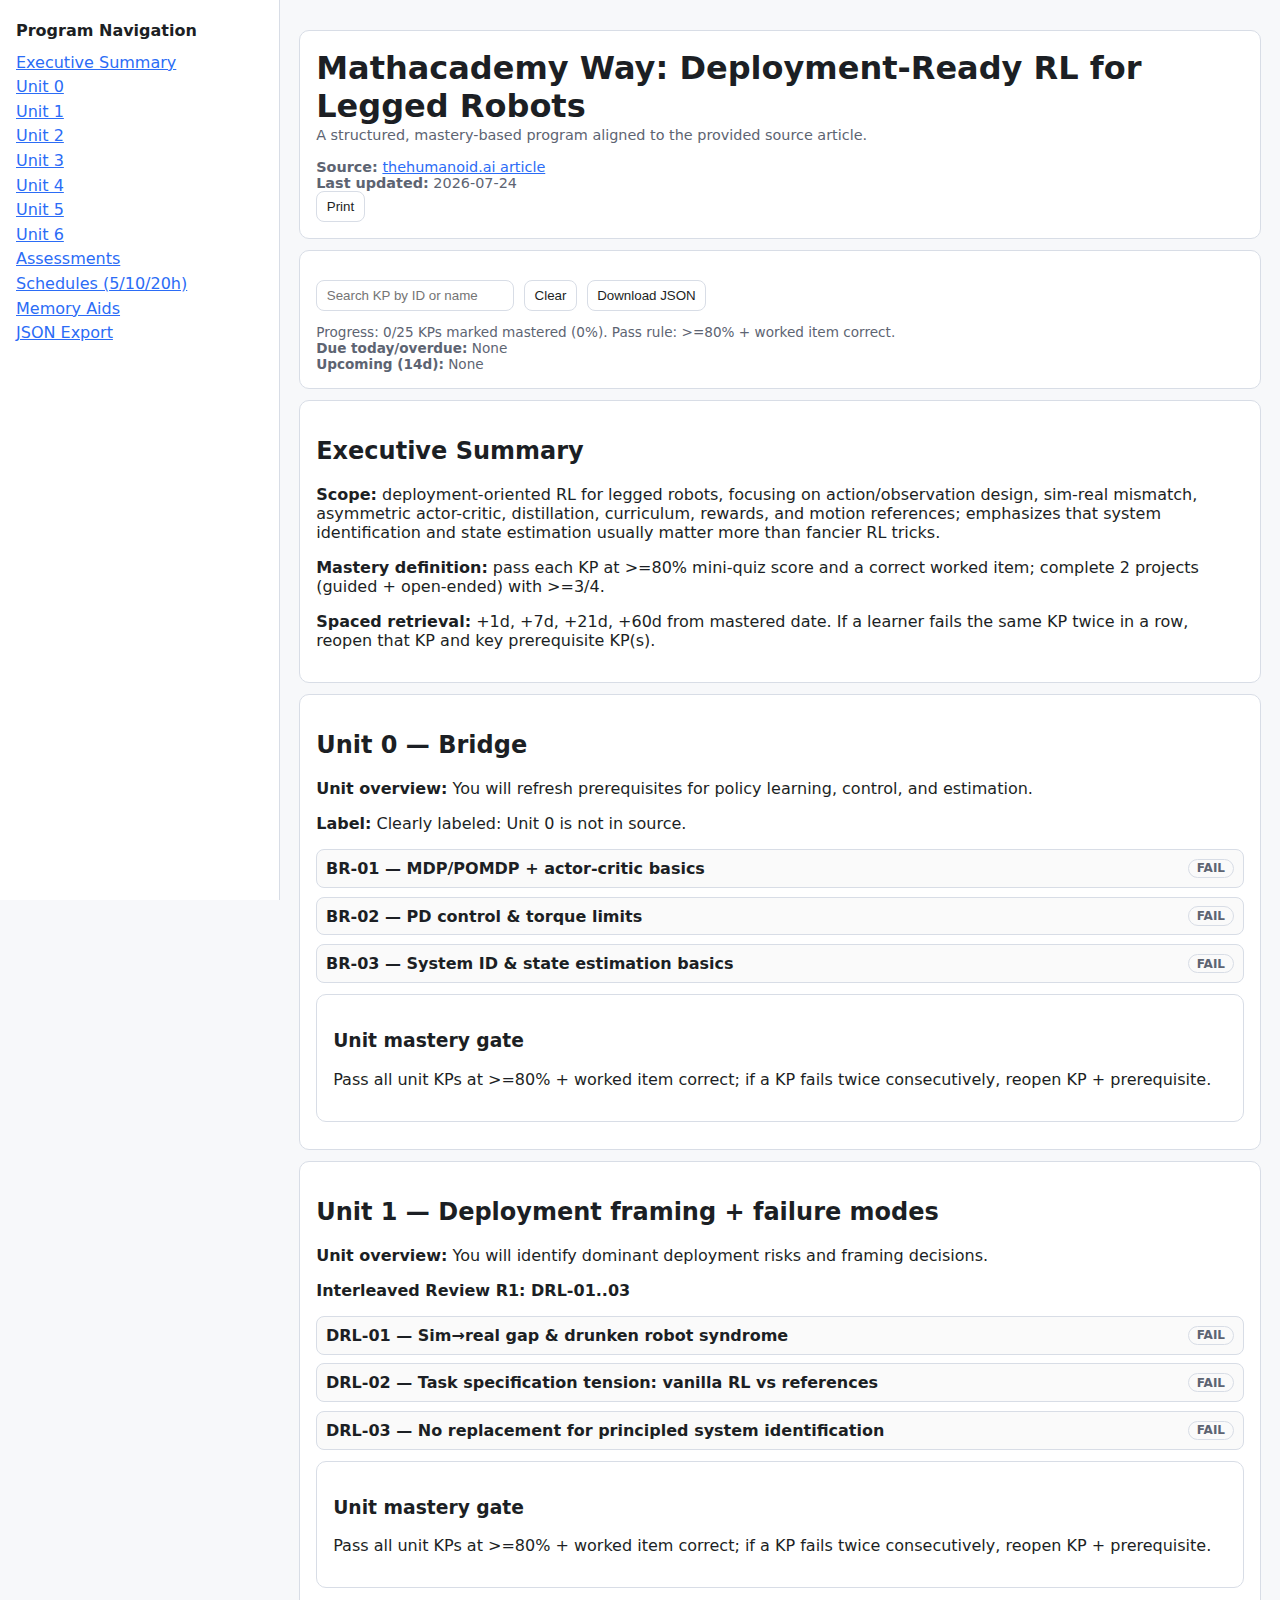
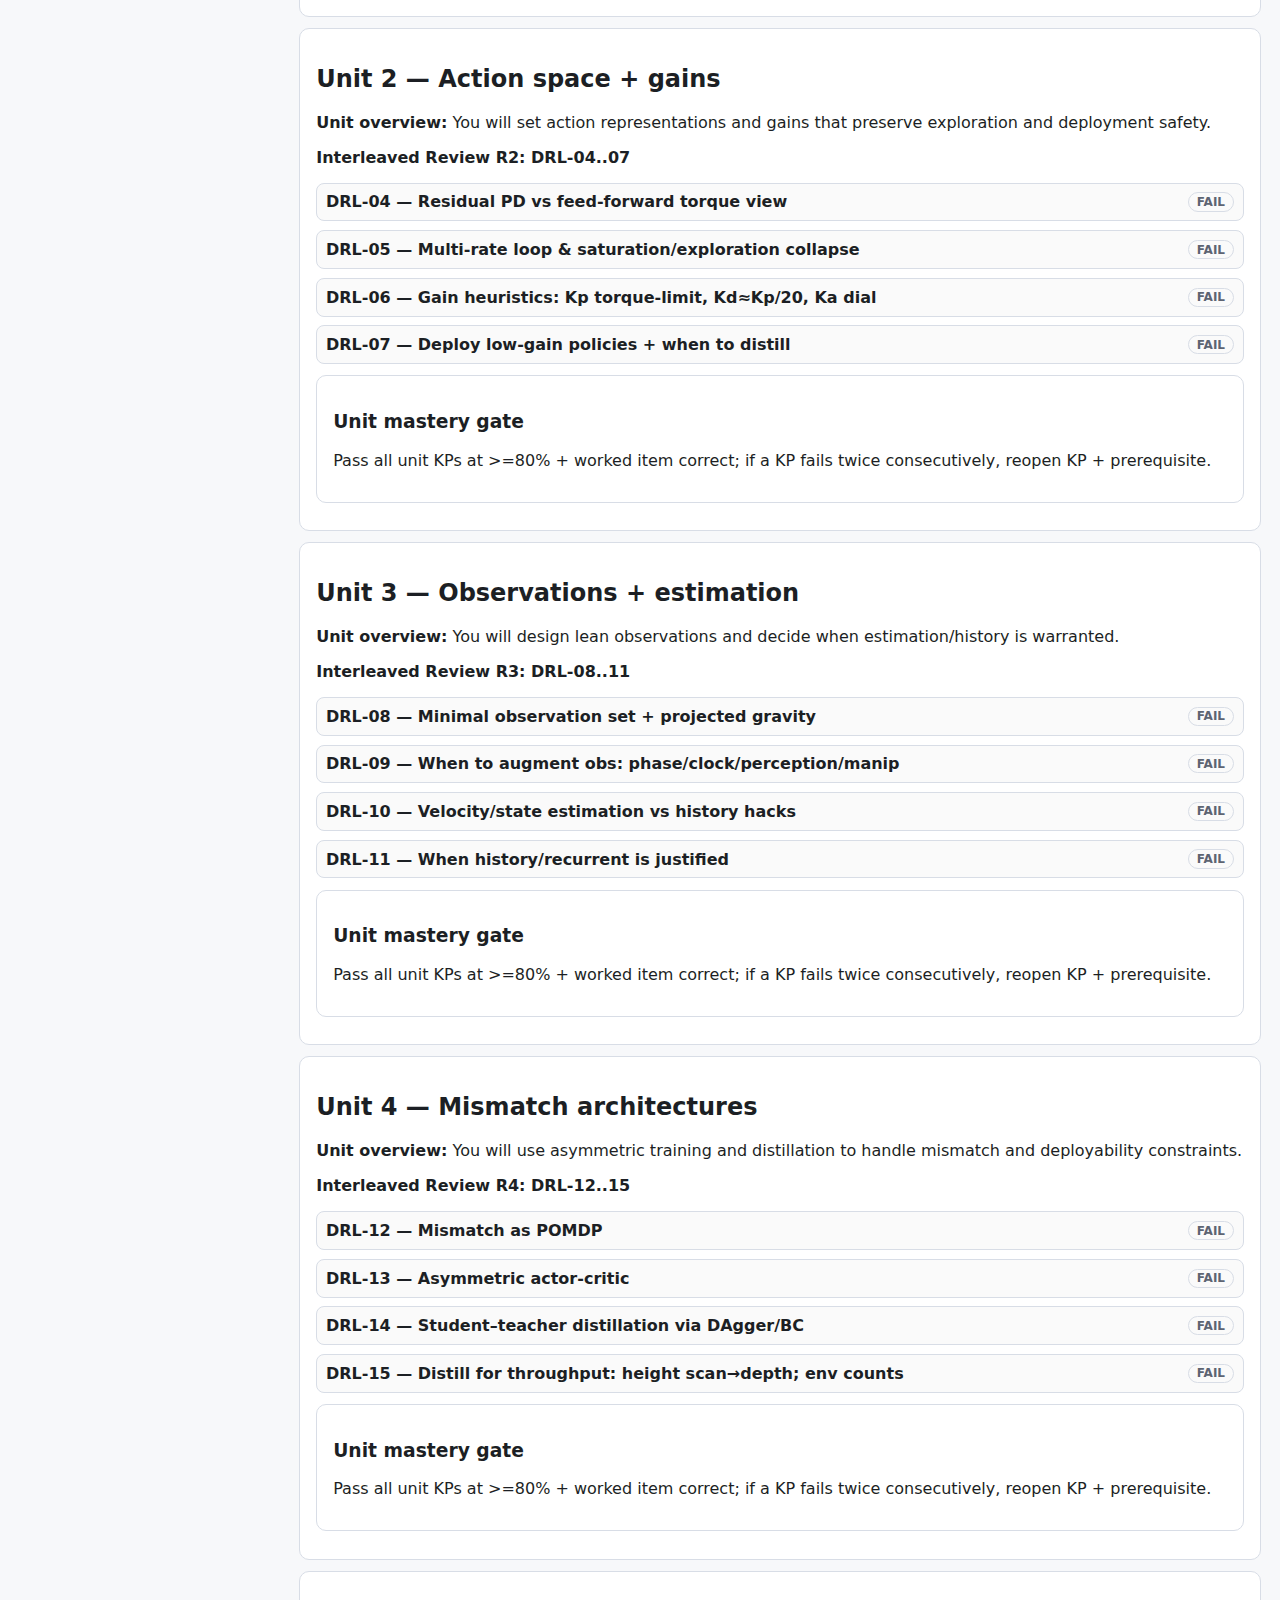
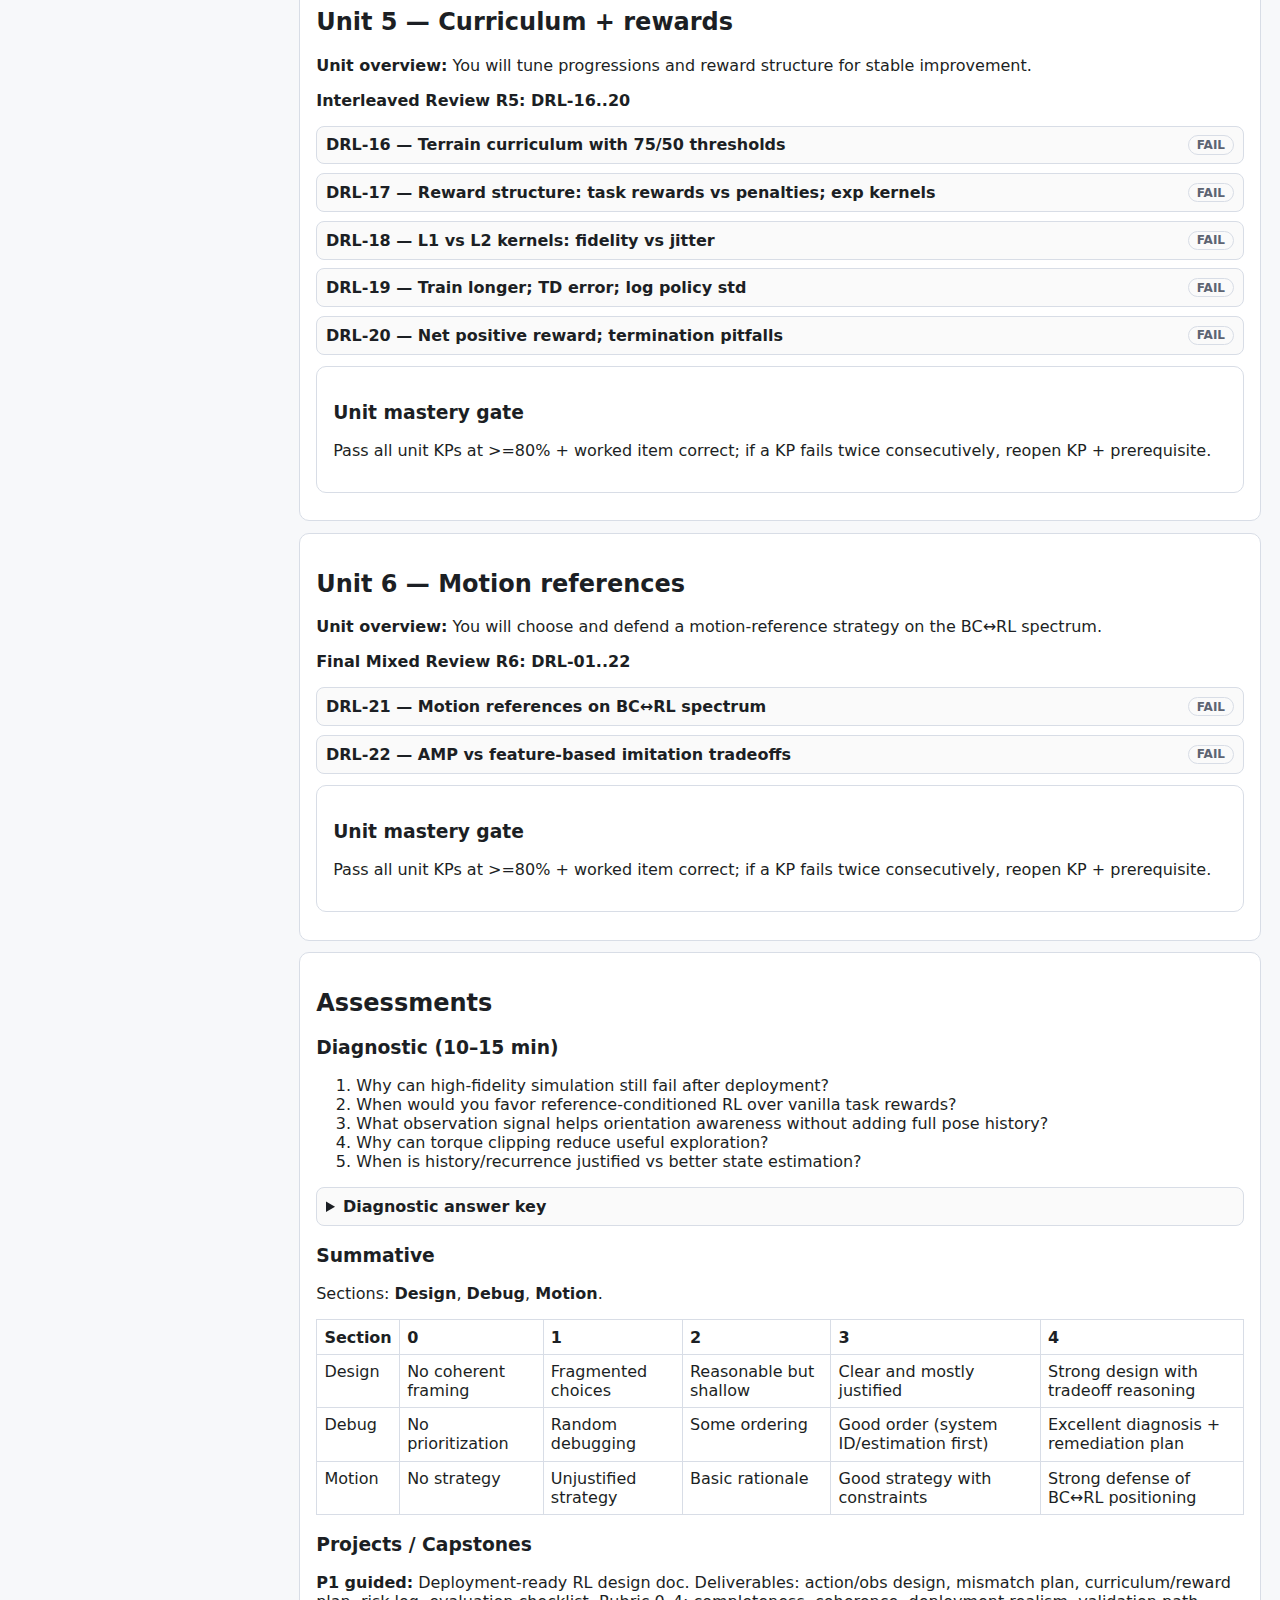
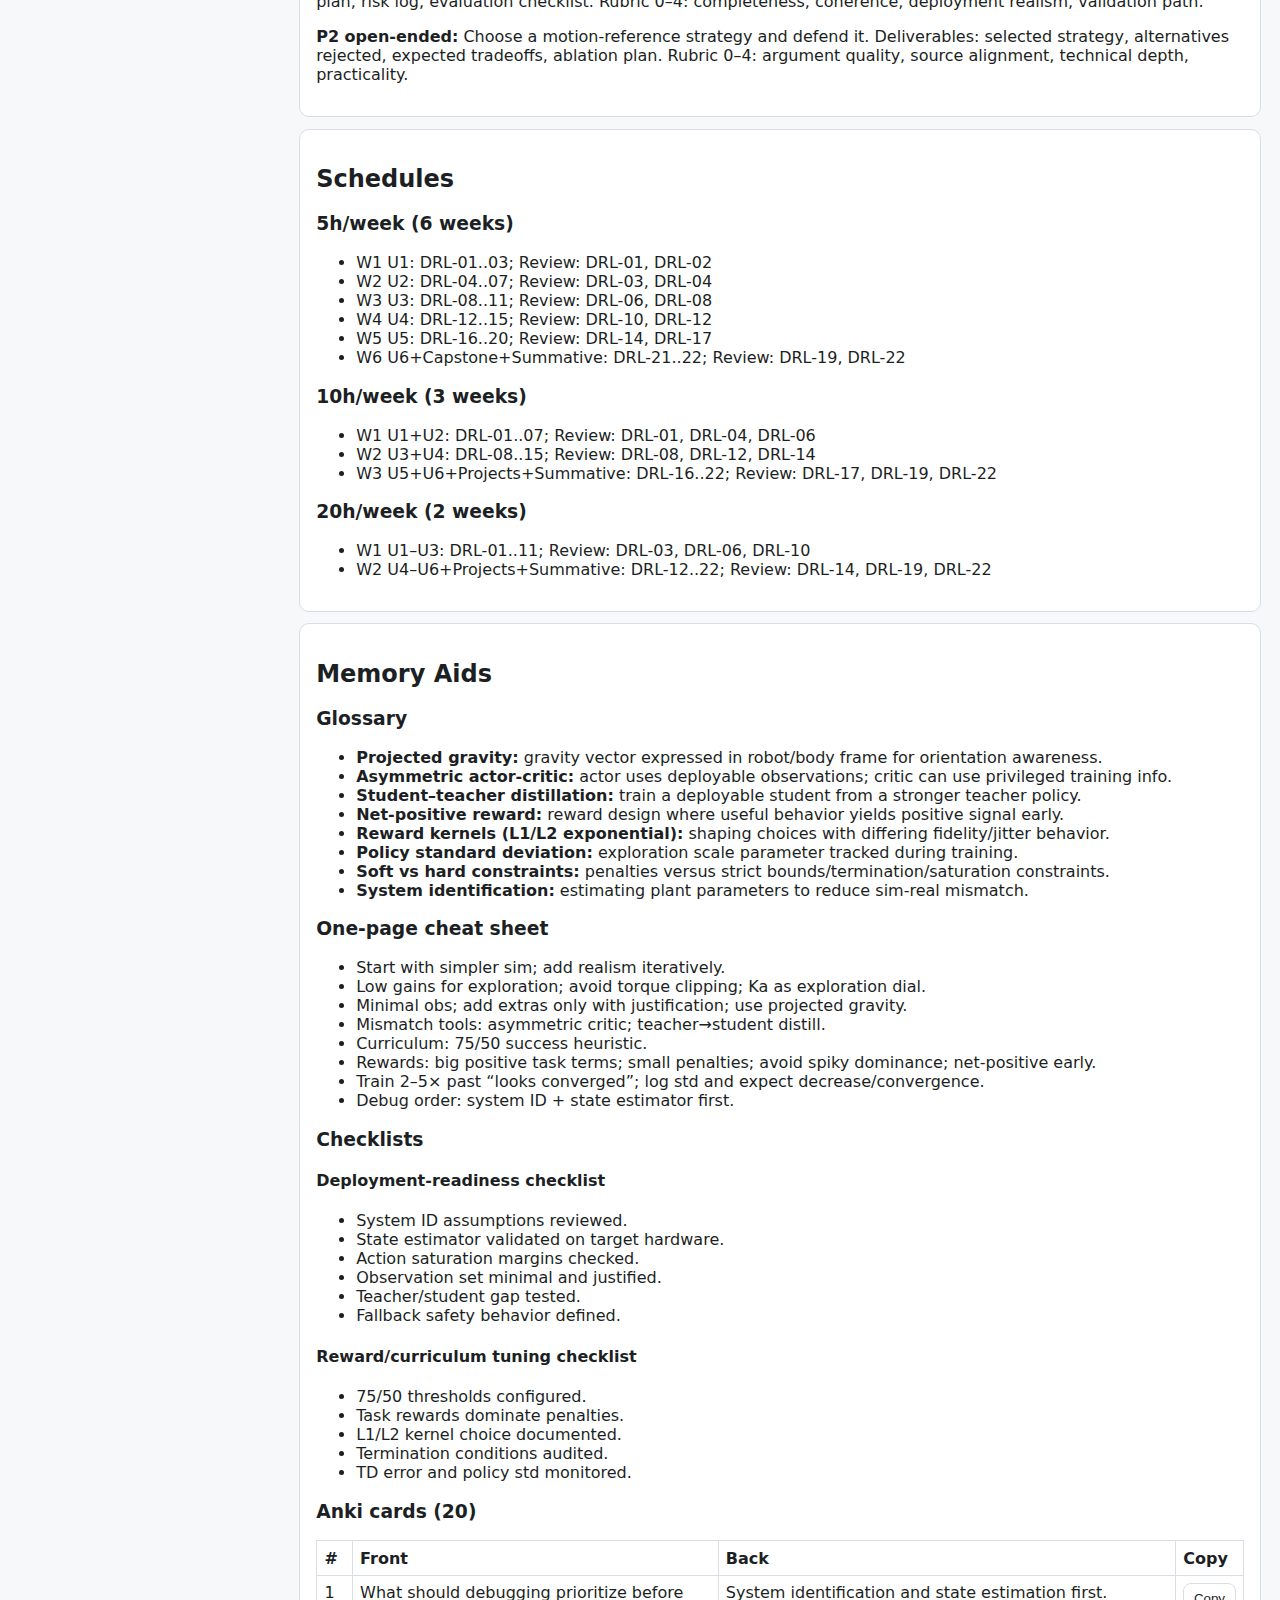
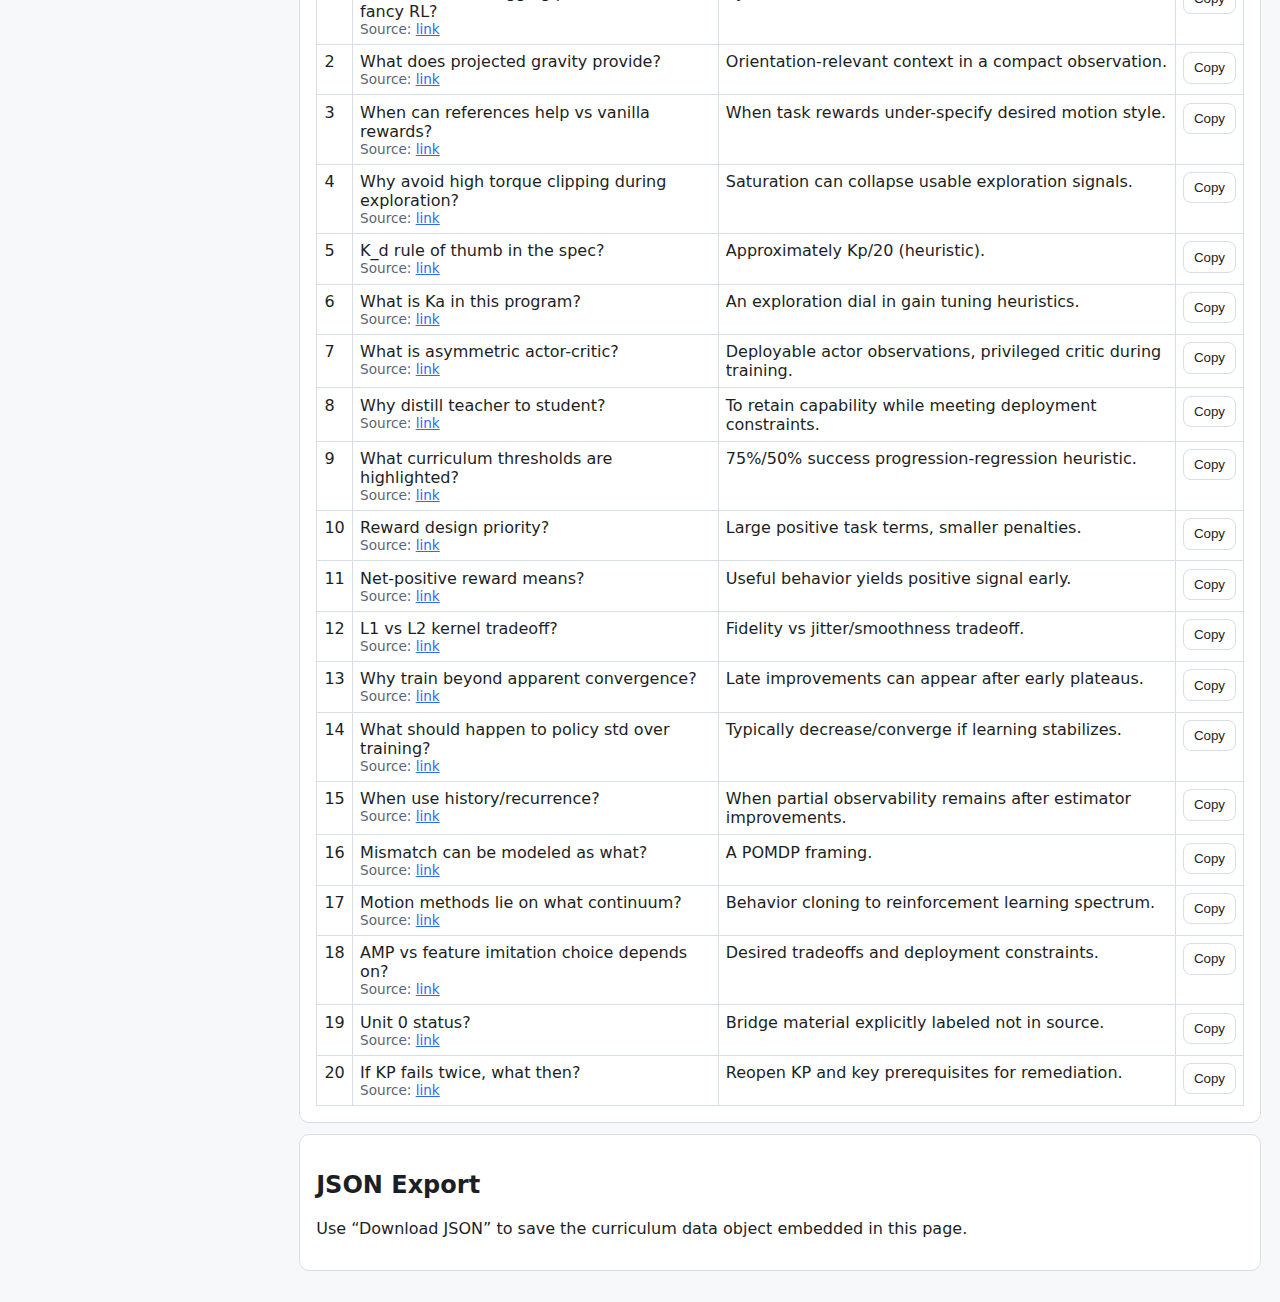
<file: pages/mathacademy-way-legacy.html>
<!doctype html>
<html lang="en">
<head>
  <meta charset="utf-8" />
  <meta name="viewport" content="width=device-width, initial-scale=1" />
  <title>Mathacademy Way — Deployment-Ready RL Curriculum</title>
  <style>
    :root{--bg:#f7f8fa;--panel:#fff;--text:#1c1f24;--muted:#5d6472;--line:#d8dde6;--accent:#2b6cf6;--ok:#1f9d55;--warn:#b7791f;--bad:#c53030}
    @media (prefers-color-scheme: dark){:root{--bg:#0f1115;--panel:#171a21;--text:#e8ecf4;--muted:#a4adbd;--line:#2a3140;--accent:#74a4ff;--ok:#68d391;--warn:#f6ad55;--bad:#fc8181}}
    *{box-sizing:border-box} body{margin:0;font-family:system-ui,-apple-system,Segoe UI,Roboto,Arial,sans-serif;background:var(--bg);color:var(--text)}
    a{color:var(--accent)} .layout{display:grid;grid-template-columns:280px 1fr;min-height:100vh}
    nav{border-right:1px solid var(--line);padding:1rem;position:sticky;top:0;height:100vh;overflow:auto;background:var(--panel)}
    nav h2{font-size:1rem;margin:.3rem 0 .8rem} nav ul{list-style:none;padding:0;margin:0} nav li{margin:.35rem 0}
    .main{padding:1.2rem;max-width:1200px}.card{background:var(--panel);border:1px solid var(--line);border-radius:10px;padding:1rem;margin:.7rem 0}
    .meta{color:var(--muted);font-size:.9rem}.header{display:flex;justify-content:space-between;gap:1rem;flex-wrap:wrap;align-items:flex-start}
    .header h1{margin:.1rem 0}.controls{display:flex;gap:.6rem;flex-wrap:wrap;margin:.8rem 0}
    input,button{padding:.45rem .6rem;border-radius:8px;border:1px solid var(--line);background:var(--panel);color:var(--text)} button{cursor:pointer}
    .kprow{display:grid;grid-template-columns:1fr auto;gap:.7rem;align-items:center}
    .pill{font-size:.75rem;border:1px solid var(--line);padding:.1rem .5rem;border-radius:999px;color:var(--muted)}
    .status-pass{color:var(--ok);font-weight:600}.status-fail{color:var(--bad);font-weight:600}.status-na{color:var(--muted)}
    table{width:100%;border-collapse:collapse} th,td{border:1px solid var(--line);padding:.45rem;text-align:left;vertical-align:top}
    details{border:1px solid var(--line);border-radius:8px;padding:.55rem;background:rgba(127,127,127,.04);margin:.55rem 0} summary{cursor:pointer;font-weight:600}
    .small{font-size:.85rem;color:var(--muted)} .grid2{display:grid;grid-template-columns:repeat(2,minmax(0,1fr));gap:.8rem}
    @media (max-width:980px){.layout{grid-template-columns:1fr} nav{position:relative;height:auto;border-right:none;border-bottom:1px solid var(--line)}}
    @media print{nav,.controls,#searchWrap,.no-print{display:none!important}.layout{display:block}.main{padding:0}.card,details{border:1px solid #999;break-inside:avoid}}
  </style>
</head>
<body>
<div class="layout">
  <nav>
    <h2>Program Navigation</h2>
    <ul>
      <li><a href="#exec">Executive Summary</a></li>
      <li><a href="#unit-0">Unit 0</a></li><li><a href="#unit-1">Unit 1</a></li><li><a href="#unit-2">Unit 2</a></li><li><a href="#unit-3">Unit 3</a></li><li><a href="#unit-4">Unit 4</a></li><li><a href="#unit-5">Unit 5</a></li><li><a href="#unit-6">Unit 6</a></li>
      <li><a href="#assessments">Assessments</a></li>
      <li><a href="#schedules">Schedules (5/10/20h)</a></li>
      <li><a href="#memory">Memory Aids</a></li>
      <li><a href="#json-export">JSON Export</a></li>
    </ul>
  </nav>
  <main class="main">
    <section class="card header">
      <div>
        <h1>Mathacademy Way: Deployment-Ready RL for Legged Robots</h1>
        <div class="meta">A structured, mastery-based program aligned to the provided source article.</div>
      </div>
      <div class="meta">
        <div><strong>Source:</strong> <a href="https://thehumanoid.ai/deployment-ready-rl-pitfalls-lessons-and-best-practices/">thehumanoid.ai article</a></div>
        <div><strong>Last updated:</strong> <span id="today"></span></div>
        <button class="no-print" onclick="window.print()">Print</button>
      </div>
    </section>

    <section id="searchWrap" class="card">
      <div class="controls">
        <input id="search" aria-label="Search knowledge points" placeholder="Search KP by ID or name" />
        <button id="clearSearch" type="button">Clear</button>
        <button id="downloadJson" type="button">Download JSON</button>
      </div>
      <div id="dashboard" class="small"></div>
      <div id="dueList" class="small"></div>
    </section>

    <section id="exec" class="card">
      <h2>Executive Summary</h2>
      <p><strong>Scope:</strong> deployment-oriented RL for legged robots, focusing on action/observation design, sim-real mismatch, asymmetric actor-critic, distillation, curriculum, rewards, and motion references; emphasizes that system identification and state estimation usually matter more than fancier RL tricks.</p>
      <p><strong>Mastery definition:</strong> pass each KP at >=80% mini-quiz score and a correct worked item; complete 2 projects (guided + open-ended) with >=3/4.</p>
      <p><strong>Spaced retrieval:</strong> +1d, +7d, +21d, +60d from mastered date. If a learner fails the same KP twice in a row, reopen that KP and key prerequisite KP(s).</p>
    </section>

    <div id="units"></div>

    <section id="assessments" class="card">
      <h2>Assessments</h2>
      <h3>Diagnostic (10–15 min)</h3>
      <ol>
        <li>Why can high-fidelity simulation still fail after deployment?</li>
        <li>When would you favor reference-conditioned RL over vanilla task rewards?</li>
        <li>What observation signal helps orientation awareness without adding full pose history?</li>
        <li>Why can torque clipping reduce useful exploration?</li>
        <li>When is history/recurrence justified vs better state estimation?</li>
      </ol>
      <details><summary>Diagnostic answer key</summary><ol><li>Sim→real mismatch and unmodeled dynamics/state-estimation limits can dominate.</li><li>When behavior style and motion intent are under-specified by simple rewards.</li><li>Projected gravity.</li><li>Saturation can collapse action effect and create misleading gradients/policy behavior.</li><li>Use history when partial observability remains after improving estimators and core observations.</li></ol></details>
      <h3>Summative</h3>
      <p>Sections: <strong>Design</strong>, <strong>Debug</strong>, <strong>Motion</strong>.</p>
      <table><tr><th>Section</th><th>0</th><th>1</th><th>2</th><th>3</th><th>4</th></tr>
      <tr><td>Design</td><td>No coherent framing</td><td>Fragmented choices</td><td>Reasonable but shallow</td><td>Clear and mostly justified</td><td>Strong design with tradeoff reasoning</td></tr>
      <tr><td>Debug</td><td>No prioritization</td><td>Random debugging</td><td>Some ordering</td><td>Good order (system ID/estimation first)</td><td>Excellent diagnosis + remediation plan</td></tr>
      <tr><td>Motion</td><td>No strategy</td><td>Unjustified strategy</td><td>Basic rationale</td><td>Good strategy with constraints</td><td>Strong defense of BC↔RL positioning</td></tr>
      </table>
      <h3>Projects / Capstones</h3>
      <p><strong>P1 guided:</strong> Deployment-ready RL design doc. Deliverables: action/obs design, mismatch plan, curriculum/reward plan, risk log, evaluation checklist. Rubric 0–4: completeness, coherence, deployment realism, validation path.</p>
      <p><strong>P2 open-ended:</strong> Choose a motion-reference strategy and defend it. Deliverables: selected strategy, alternatives rejected, expected tradeoffs, ablation plan. Rubric 0–4: argument quality, source alignment, technical depth, practicality.</p>
    </section>

    <section id="schedules" class="card">
      <h2>Schedules</h2>
      <h3>5h/week (6 weeks)</h3>
      <ul>
        <li>W1 U1: DRL-01..03; Review: DRL-01, DRL-02</li><li>W2 U2: DRL-04..07; Review: DRL-03, DRL-04</li><li>W3 U3: DRL-08..11; Review: DRL-06, DRL-08</li><li>W4 U4: DRL-12..15; Review: DRL-10, DRL-12</li><li>W5 U5: DRL-16..20; Review: DRL-14, DRL-17</li><li>W6 U6+Capstone+Summative: DRL-21..22; Review: DRL-19, DRL-22</li>
      </ul>
      <h3>10h/week (3 weeks)</h3>
      <ul><li>W1 U1+U2: DRL-01..07; Review: DRL-01, DRL-04, DRL-06</li><li>W2 U3+U4: DRL-08..15; Review: DRL-08, DRL-12, DRL-14</li><li>W3 U5+U6+Projects+Summative: DRL-16..22; Review: DRL-17, DRL-19, DRL-22</li></ul>
      <h3>20h/week (2 weeks)</h3>
      <ul><li>W1 U1–U3: DRL-01..11; Review: DRL-03, DRL-06, DRL-10</li><li>W2 U4–U6+Projects+Summative: DRL-12..22; Review: DRL-14, DRL-19, DRL-22</li></ul>
    </section>

    <section id="memory" class="card">
      <h2>Memory Aids</h2>
      <h3>Glossary</h3>
      <ul>
        <li><strong>Projected gravity:</strong> gravity vector expressed in robot/body frame for orientation awareness.</li>
        <li><strong>Asymmetric actor-critic:</strong> actor uses deployable observations; critic can use privileged training info.</li>
        <li><strong>Student–teacher distillation:</strong> train a deployable student from a stronger teacher policy.</li>
        <li><strong>Net-positive reward:</strong> reward design where useful behavior yields positive signal early.</li>
        <li><strong>Reward kernels (L1/L2 exponential):</strong> shaping choices with differing fidelity/jitter behavior.</li>
        <li><strong>Policy standard deviation:</strong> exploration scale parameter tracked during training.</li>
        <li><strong>Soft vs hard constraints:</strong> penalties versus strict bounds/termination/saturation constraints.</li>
        <li><strong>System identification:</strong> estimating plant parameters to reduce sim-real mismatch.</li>
      </ul>
      <h3>One-page cheat sheet</h3>
      <ul><li>Start with simpler sim; add realism iteratively.</li><li>Low gains for exploration; avoid torque clipping; Ka as exploration dial.</li><li>Minimal obs; add extras only with justification; use projected gravity.</li><li>Mismatch tools: asymmetric critic; teacher→student distill.</li><li>Curriculum: 75/50 success heuristic.</li><li>Rewards: big positive task terms; small penalties; avoid spiky dominance; net-positive early.</li><li>Train 2–5× past “looks converged”; log std and expect decrease/convergence.</li><li>Debug order: system ID + state estimator first.</li></ul>
      <h3>Checklists</h3>
      <h4>Deployment-readiness checklist</h4>
      <ul><li>System ID assumptions reviewed.</li><li>State estimator validated on target hardware.</li><li>Action saturation margins checked.</li><li>Observation set minimal and justified.</li><li>Teacher/student gap tested.</li><li>Fallback safety behavior defined.</li></ul>
      <h4>Reward/curriculum tuning checklist</h4>
      <ul><li>75/50 thresholds configured.</li><li>Task rewards dominate penalties.</li><li>L1/L2 kernel choice documented.</li><li>Termination conditions audited.</li><li>TD error and policy std monitored.</li></ul>
      <h3>Anki cards (20)</h3>
      <table id="ankiTable"><tr><th>#</th><th>Front</th><th>Back</th><th>Copy</th></tr></table>
    </section>

    <section id="json-export" class="card"><h2>JSON Export</h2><p>Use “Download JSON” to save the curriculum data object embedded in this page.</p></section>

    <script type="application/json" id="curriculum-json"></script>
  </main>
</div>
<script>
const SOURCE_URL = "https://thehumanoid.ai/deployment-ready-rl-pitfalls-lessons-and-best-practices/";
const KPBASE = (id,name,type,difficulty,time,unit,overview,prereq=[])=>({id,name,type,difficulty,time,unit,why:"This KP matters because deployment failures are often caused by design choices discussed here.",brief:overview,worked:"Hypothetical worked item: compare two design choices; choose the one aligned to deployment constraints and explain the delta.",practice:["Identify the key decision in this KP.","State one reason this choice helps deployment.","Name one tradeoff to monitor."],practiceAns:["The key decision is the central design lever described by the KP.","It reduces mismatch risk or improves learning stability.","A tradeoff is reduced flexibility or additional tuning burden."],quiz:["Core: define the KP in one sentence.","Core: choose the safer deployment default.","Core: identify a common failure mode.","Near-transfer: adapt the idea to a slightly different task.","Far-transfer: explain how this principle could guide a new robot setup."],quizAns:["Correct if concise and aligned to source framing.","Correct if choice prioritizes deployment robustness.","Correct if failure mode matches the KP.","Correct if adaptation keeps the same principle.","Correct if rationale is consistent and cautious."],errors:["Confusing simulation convenience with deployment readiness.","Over-tuning advanced RL before fundamentals.","Skipping explicit tradeoff reasoning."],prereq,source:SOURCE_URL});
const kps = [
KPBASE("BR-01","MDP/POMDP + actor-critic basics","concept/procedure",2,30,0,"Bridge concept: distinguish full observability vs partial observability and basic actor-critic roles.",[]),
KPBASE("BR-02","PD control & torque limits","concept/procedure",2,30,0,"Bridge concept: understand PD behavior and practical saturation boundaries.",[]),
KPBASE("BR-03","System ID & state estimation basics","concept/heuristic",2,30,0,"Bridge concept: connect parameter fidelity and estimator quality to deployment outcomes.",[]),
KPBASE("DRL-01","Sim→real gap & drunken robot syndrome","concept",2,20,1,"Recognize mismatch-induced instability after deployment."),
KPBASE("DRL-02","Task specification tension: vanilla RL vs references","concept",2,15,1,"Understand when unconstrained task rewards under-specify desired behavior."),
KPBASE("DRL-03","No replacement for principled system identification","heuristic",3,20,1,"Prioritize system ID before complex RL modifications.",["BR-03"]),
KPBASE("DRL-04","Residual PD vs feed-forward torque view","concept/procedure",3,25,2,"Frame action outputs through PD residual vs torque interpretation.",["BR-02"]),
KPBASE("DRL-05","Multi-rate loop & saturation/exploration collapse","concept",3,25,2,"Relate control loop rates and saturation to exploration quality.",["BR-02","DRL-04"]),
KPBASE("DRL-06","Gain heuristics: Kp torque-limit, Kd≈Kp/20, Ka dial","procedure/heuristic",4,30,2,"Use gain heuristics to balance authority and exploration.",["BR-02","DRL-04","DRL-05"]),
KPBASE("DRL-07","Deploy low-gain policies + when to distill","procedure",4,30,2,"Deploy low-gain behavior and distill when throughput/deployability requires.",["BR-02","DRL-06"]),
KPBASE("DRL-08","Minimal observation set + projected gravity","procedure",3,25,3,"Start with minimal deployable observations including projected gravity."),
KPBASE("DRL-09","When to augment obs: phase/clock/perception/manip","heuristic",3,20,3,"Add observations only when needed by task structure.",["DRL-08"]),
KPBASE("DRL-10","Velocity/state estimation vs history hacks","procedure",4,25,3,"Prefer better estimation to blind history expansion.",["BR-03","DRL-08"]),
KPBASE("DRL-11","When history/recurrent is justified","heuristic",4,25,3,"Use recurrence when partial observability remains after estimator improvements."),
KPBASE("DRL-12","Mismatch as POMDP","concept",3,20,4,"Treat deployment mismatch as partial observability problem.",["BR-01"]),
KPBASE("DRL-13","Asymmetric actor-critic","procedure",4,25,4,"Train with privileged critic while keeping deployable actor inputs.",["BR-01","DRL-12"]),
KPBASE("DRL-14","Student–teacher distillation via DAgger/BC","procedure",4,30,4,"Transfer teacher capability into deployable student.",["DRL-12"]),
KPBASE("DRL-15","Distill for throughput: height scan→depth; env counts","heuristic",3,20,4,"Use distillation to improve training throughput and deployable sensing choices.",["DRL-14"]),
KPBASE("DRL-16","Terrain curriculum with 75/50 thresholds","procedure",3,20,5,"Progress/regress terrain difficulty using success thresholds."),
KPBASE("DRL-17","Reward structure: task rewards vs penalties; exp kernels","procedure",4,30,5,"Build rewards where task signal dominates penalties.",["DRL-16"]),
KPBASE("DRL-18","L1 vs L2 kernels: fidelity vs jitter","heuristic",4,25,5,"Choose kernel behavior based on tracking quality vs smoothness needs.",["DRL-17"]),
KPBASE("DRL-19","Train longer; TD error; log policy std","procedure",4,25,5,"Continue training beyond early plateaus; monitor TD error/std.",["DRL-05","DRL-17"]),
KPBASE("DRL-20","Net positive reward; termination pitfalls","procedure",4,25,5,"Avoid penalty-dominated shaping and brittle termination choices.",["DRL-17"]),
KPBASE("DRL-21","Motion references on BC↔RL spectrum","concept",3,20,6,"Place methods along a behavior-cloning to RL continuum."),
KPBASE("DRL-22","AMP vs feature-based imitation tradeoffs","concept/heuristic",4,25,6,"Compare adversarial motion priors and feature-driven imitation options.",["DRL-21","DRL-02"])
];
const units = [
{id:0,title:"Unit 0 — Bridge",overview:"You will refresh prerequisites for policy learning, control, and estimation.",note:"Clearly labeled: Unit 0 is not in source.",review:""},
{id:1,title:"Unit 1 — Deployment framing + failure modes",overview:"You will identify dominant deployment risks and framing decisions.",review:"Interleaved Review R1: DRL-01..03"},
{id:2,title:"Unit 2 — Action space + gains",overview:"You will set action representations and gains that preserve exploration and deployment safety.",review:"Interleaved Review R2: DRL-04..07"},
{id:3,title:"Unit 3 — Observations + estimation",overview:"You will design lean observations and decide when estimation/history is warranted.",review:"Interleaved Review R3: DRL-08..11"},
{id:4,title:"Unit 4 — Mismatch architectures",overview:"You will use asymmetric training and distillation to handle mismatch and deployability constraints.",review:"Interleaved Review R4: DRL-12..15"},
{id:5,title:"Unit 5 — Curriculum + rewards",overview:"You will tune progressions and reward structure for stable improvement.",review:"Interleaved Review R5: DRL-16..20"},
{id:6,title:"Unit 6 — Motion references",overview:"You will choose and defend a motion-reference strategy on the BC↔RL spectrum.",review:"Final Mixed Review R6: DRL-01..22"}
];
const prereqEdges = [["BR-01","DRL-12"],["BR-01","DRL-13"],["BR-02","DRL-04"],["BR-02","DRL-05"],["BR-02","DRL-06"],["BR-02","DRL-07"],["BR-03","DRL-03"],["BR-03","DRL-10"],["DRL-04","DRL-05"],["DRL-04","DRL-06"],["DRL-05","DRL-06"],["DRL-05","DRL-19"],["DRL-06","DRL-07"],["DRL-08","DRL-09"],["DRL-08","DRL-10"],["DRL-12","DRL-13"],["DRL-12","DRL-14"],["DRL-14","DRL-15"],["DRL-17","DRL-18"],["DRL-17","DRL-19"],["DRL-17","DRL-20"],["DRL-21","DRL-22"]];
const encompasses = [["DRL-06",["DRL-04","DRL-05"]],["DRL-15",["DRL-13","DRL-14"]],["DRL-19",["DRL-16","DRL-17","DRL-18"]],["DRL-22",["DRL-21","DRL-02"]]];
const reviewOffsets=[1,7,21,60];
const storeKey='mathacademy-progress-v1';
const data={metadata:{title:"Mathacademy Way RL Program",source:SOURCE_URL,last_updated:new Date().toISOString().slice(0,10)},big_ideas:["Deployment-first framing","System ID and estimation before fancy RL","Minimal observations and justified augmentation","Asymmetric training and distillation for mismatch","Curriculum/reward structure and long-horizon monitoring"],knowledge_points:kps,prerequisites:prereqEdges,encompasses,units,spaced_reviews:reviewOffsets,projects:["P1 guided design doc","P2 motion-reference strategy defense"],assessments:{diagnostic:5,summative_sections:["Design","Debug","Motion"]},schedules:{five_hour:"6 weeks",ten_hour:"3 weeks",twenty_hour:"2 weeks"},memory_aids:{glossary:8,anki:20},gaps_and_bridges:["Unit 0 bridge is explicitly not in source"]};
document.getElementById('curriculum-json').textContent=JSON.stringify(data,null,2);
document.getElementById('today').textContent = new Date().toISOString().slice(0,10);

function loadProgress(){ try{return JSON.parse(localStorage.getItem(storeKey)||'{}')}catch{return{}} }
function saveProgress(p){ localStorage.setItem(storeKey,JSON.stringify(p)); }
function statusOf(rec){ if(!rec) return null; return (Number(rec.quizScore)>=80 && rec.workedCorrect) ? 'PASS':'FAIL'; }
function dueDates(date){ return reviewOffsets.map(d=>{const x=new Date(date);x.setDate(x.getDate()+d);return x;}); }
function fmt(d){return d.toISOString().slice(0,10)}

function render(){
 const progress=loadProgress();
 const q=(document.getElementById('search').value||'').toLowerCase().trim();
 const uWrap=document.getElementById('units'); uWrap.innerHTML='';
 units.forEach(u=>{
   const sec=document.createElement('section'); sec.className='card'; sec.id='unit-'+u.id;
   sec.innerHTML=`<h2>${u.title}</h2><p><strong>Unit overview:</strong> ${u.overview}</p>${u.note?`<p><strong>Label:</strong> ${u.note}</p>`:''}${u.review?`<p><strong>${u.review}</strong></p>`:''}<div class="kps"></div><div class="card"><h3>Unit mastery gate</h3><p>Pass all unit KPs at >=80% + worked item correct; if a KP fails twice consecutively, reopen KP + prerequisite.</p></div>`;
   const kWrap=sec.querySelector('.kps');
   kps.filter(k=>k.unit===u.id).forEach(k=>{
     if(q && !(k.id.toLowerCase().includes(q)||k.name.toLowerCase().includes(q))) return;
     const rec=progress[k.id]||{}; const st=statusOf(rec);
     const fail2 = rec.failCount>=2;
     const card=document.createElement('details'); card.open=false;
     card.innerHTML=`<summary class="kprow"><span><strong>${k.id}</strong> — ${k.name}</span><span class="pill">${st?st:'Not yet scored'}</span></summary>
       <div class="meta">Type: ${k.type} | Difficulty: ${k.difficulty}/5 | Time: ${k.time} min</div>
       <p><strong>Why it matters:</strong> ${k.why}</p>
       <p><strong>Micro-brief:</strong> ${k.brief}</p>
       <p><strong>Worked example:</strong> ${k.worked} <em>(Key choice: prioritize deployment-safe option.)</em></p>
       <details><summary>Practice (3 items) + concise solutions</summary><ol>${k.practice.map((p,i)=>`<li>${p}<div class="small">Solution: ${k.practiceAns[i]}</div></li>`).join('')}</ol></details>
       <details><summary>Mini-quiz (5 items: 3 core, 1 near-transfer, 1 far-transfer) + answer key</summary><ol>${k.quiz.map((x,i)=>`<li>${x}</li>`).join('')}</ol><div class="small"><strong>Answer key:</strong><ol>${k.quizAns.map(a=>`<li>${a}</li>`).join('')}</ol></div></details>
       <p><strong>Common errors + quick fix:</strong></p><ul>${k.errors.map(e=>`<li>${e}</li>`).join('')}</ul>
       <div class="grid2">
         <label><input type="checkbox" data-kp="${k.id}" data-field="mastered" ${rec.mastered?'checked':''}/> Mastered</label>
         <label>Mini-quiz score (%): <input type="number" min="0" max="100" data-kp="${k.id}" data-field="quizScore" value="${rec.quizScore??''}" style="width:90px"/></label>
         <label><input type="checkbox" data-kp="${k.id}" data-field="workedCorrect" ${rec.workedCorrect?'checked':''}/> Worked item correct</label>
         <div>Status: <span class="${st==='PASS'?'status-pass':st==='FAIL'?'status-fail':'status-na'}">${st||'N/A'}</span></div>
       </div>
       ${fail2?`<div class="card"><h4>Remediation (auto-shown after two consecutive fails)</h4><p>Likely prerequisite KP(s): ${(k.prereq.length?k.prereq.join(', '):'Review closest prior unit KPs')}.</p><p>Alternate example: hypothetical redesign of the same decision with stricter deployment constraints, then re-evaluate tradeoffs.</p><details><summary>New 5-item quiz variant + answers</summary><ol><li>Restate the principle in your own words.</li><li>Select safer default and justify.</li><li>Name a warning sign in logs/behavior.</li><li>Near-transfer scenario decision.</li><li>Far-transfer planning decision.</li></ol><p class="small">Answers: must align with source-consistent deployment-first reasoning and explicit tradeoff checks.</p></details></div>`:''}
       <p class="small">Cited from source: <a href="${SOURCE_URL}">${SOURCE_URL}</a></p>`;
     kWrap.appendChild(card);
   });
   uWrap.appendChild(sec);
 });
 bindInputs(); renderDash();
}

function bindInputs(){
 document.querySelectorAll('[data-kp]').forEach(el=>{
  el.onchange=()=>{
    const p=loadProgress(); const id=el.dataset.kp; const field=el.dataset.field; p[id]=p[id]||{};
    if(field==='mastered'){ p[id].mastered=el.checked; if(el.checked && !p[id].masteredDate) p[id].masteredDate=new Date().toISOString(); }
    else if(field==='workedCorrect'){ p[id].workedCorrect=el.checked; }
    else if(field==='quizScore'){ p[id].quizScore=Number(el.value||0); }
    const st=statusOf(p[id]);
    if(st==='FAIL'){p[id].failCount=(p[id].failCount||0)+1;} else if(st==='PASS'){p[id].failCount=0; if(!p[id].masteredDate && p[id].mastered) p[id].masteredDate=new Date().toISOString();}
    saveProgress(p); render();
  }
 });
}
function renderDash(){
 const p=loadProgress();
 const total=kps.length; const mastered=kps.filter(k=>p[k.id]?.mastered).length;
 document.getElementById('dashboard').textContent=`Progress: ${mastered}/${total} KPs marked mastered (${Math.round(mastered*100/total)}%). Pass rule: >=80% + worked item correct.`;
 const today=new Date(); today.setHours(0,0,0,0); const due=[];
 kps.forEach(k=>{const m=p[k.id]?.masteredDate; if(m){dueDates(m).forEach(d=>{const days=Math.ceil((d-today)/86400000); due.push({kp:k.id,date:fmt(d),days});});}});
 due.sort((a,b)=>a.days-b.days);
 const dueToday=due.filter(x=>x.days<=0).slice(0,20).map(x=>`${x.kp} (${x.date})`).join(', ')||'None';
 const upcoming=due.filter(x=>x.days>0&&x.days<=14).slice(0,20).map(x=>`${x.kp} in ${x.days}d`).join(', ')||'None';
 document.getElementById('dueList').innerHTML=`<strong>Due today/overdue:</strong> ${dueToday}<br/><strong>Upcoming (14d):</strong> ${upcoming}`;
}

document.getElementById('search').addEventListener('input',render);
document.getElementById('clearSearch').addEventListener('click',()=>{document.getElementById('search').value='';render();});
document.getElementById('downloadJson').addEventListener('click',()=>{
 const blob=new Blob([document.getElementById('curriculum-json').textContent],{type:'application/json'});
 const a=document.createElement('a'); a.href=URL.createObjectURL(blob); a.download='mathacademy-way-curriculum.json'; a.click(); URL.revokeObjectURL(a.href);
});

const anki=[
["What should debugging prioritize before fancy RL?","System identification and state estimation first."],["What does projected gravity provide?","Orientation-relevant context in a compact observation."],["When can references help vs vanilla rewards?","When task rewards under-specify desired motion style."],["Why avoid high torque clipping during exploration?","Saturation can collapse usable exploration signals."],["K_d rule of thumb in the spec?","Approximately Kp/20 (heuristic)."],["What is Ka in this program?","An exploration dial in gain tuning heuristics."],["What is asymmetric actor-critic?","Deployable actor observations, privileged critic during training."],["Why distill teacher to student?","To retain capability while meeting deployment constraints."],["What curriculum thresholds are highlighted?","75%/50% success progression-regression heuristic."],["Reward design priority?","Large positive task terms, smaller penalties."],["Net-positive reward means?","Useful behavior yields positive signal early."],["L1 vs L2 kernel tradeoff?","Fidelity vs jitter/smoothness tradeoff."],["Why train beyond apparent convergence?","Late improvements can appear after early plateaus."],["What should happen to policy std over training?","Typically decrease/converge if learning stabilizes."],["When use history/recurrence?","When partial observability remains after estimator improvements."],["Mismatch can be modeled as what?","A POMDP framing."],["Motion methods lie on what continuum?","Behavior cloning to reinforcement learning spectrum."],["AMP vs feature imitation choice depends on?","Desired tradeoffs and deployment constraints."],["Unit 0 status?","Bridge material explicitly labeled not in source."],["If KP fails twice, what then?","Reopen KP and key prerequisites for remediation."]
];
const at=document.getElementById('ankiTable');
anki.forEach((c,i)=>{const tr=document.createElement('tr'); tr.innerHTML=`<td>${i+1}</td><td>${c[0]}<div class="small">Source: <a href="${SOURCE_URL}">link</a></div></td><td>${c[1]}</td><td><button type="button" data-copy="${(c[0]+' — '+c[1]).replace(/"/g,'&quot;')}">Copy</button></td>`; at.appendChild(tr);});
at.addEventListener('click',e=>{if(e.target.dataset.copy){navigator.clipboard?.writeText(e.target.dataset.copy); e.target.textContent='Copied'; setTimeout(()=>e.target.textContent='Copy',900);}});
render();
</script>
</body>
</html>
</file>
